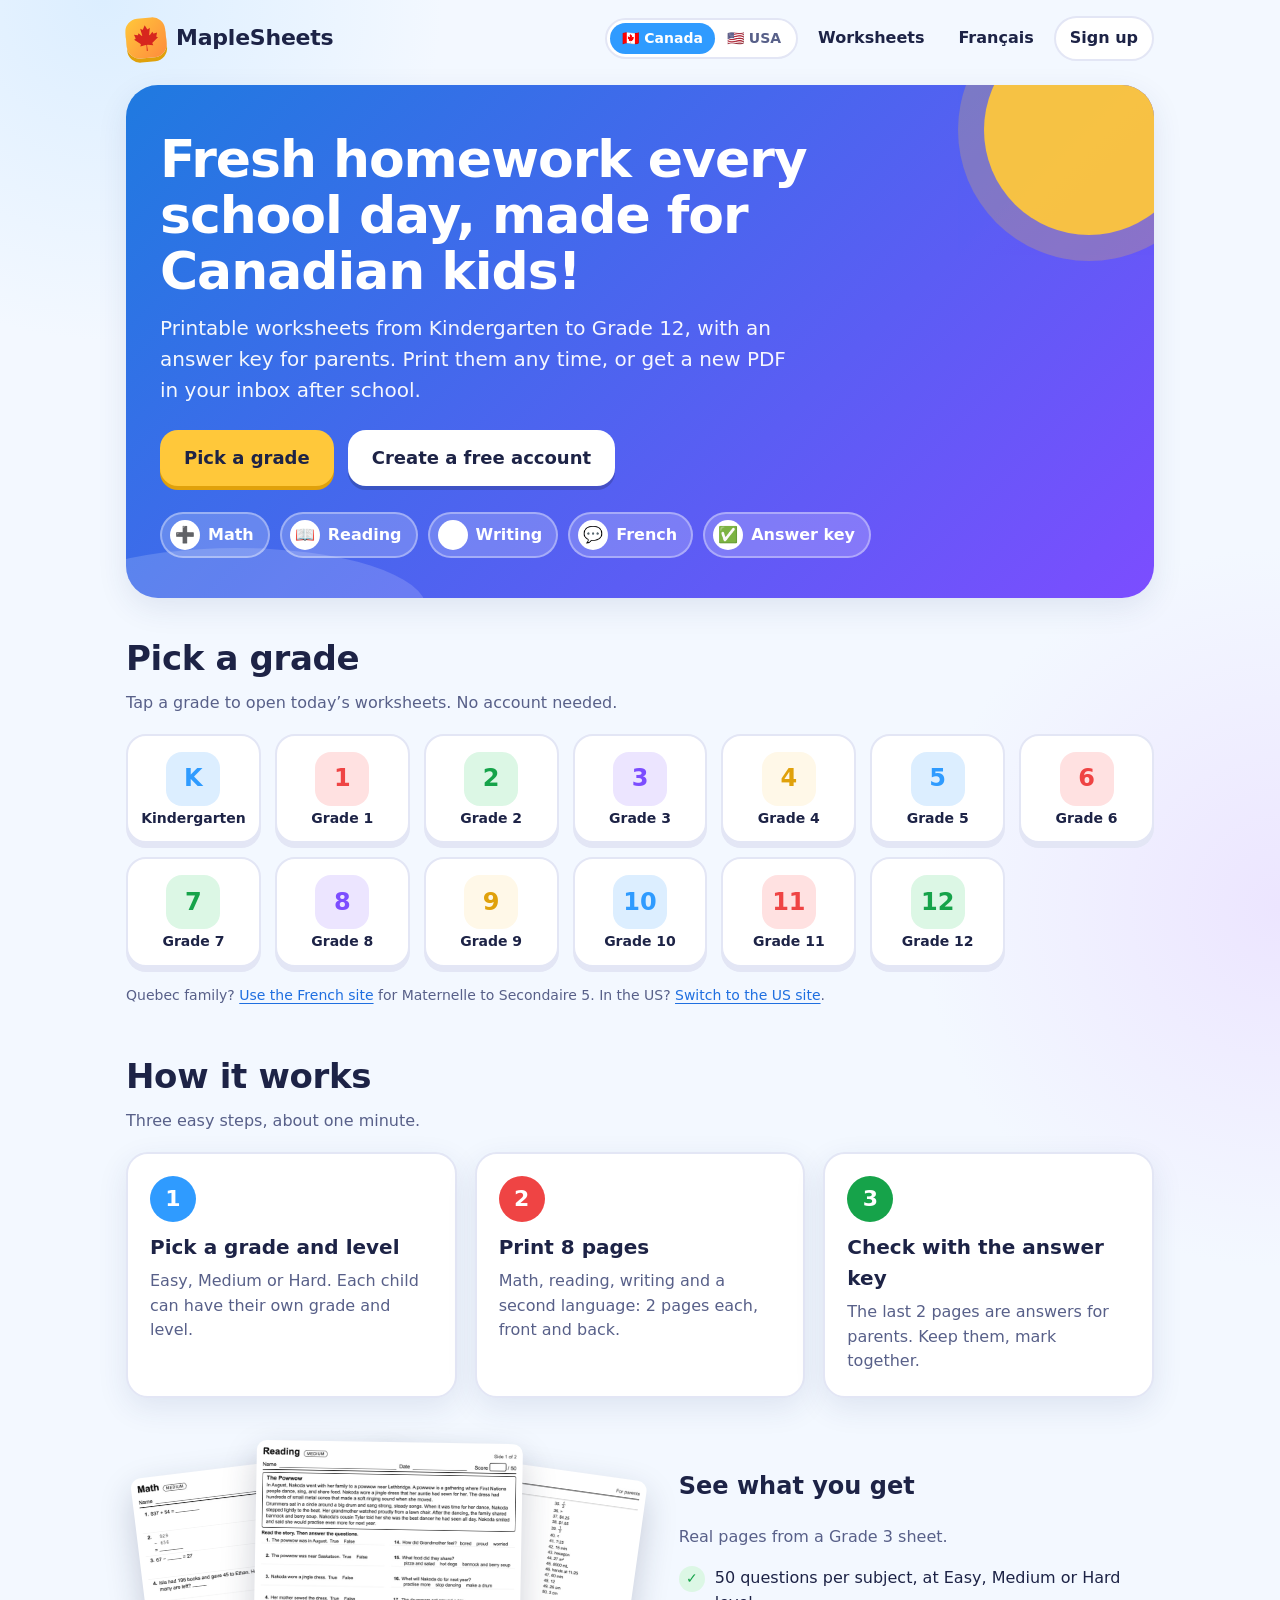
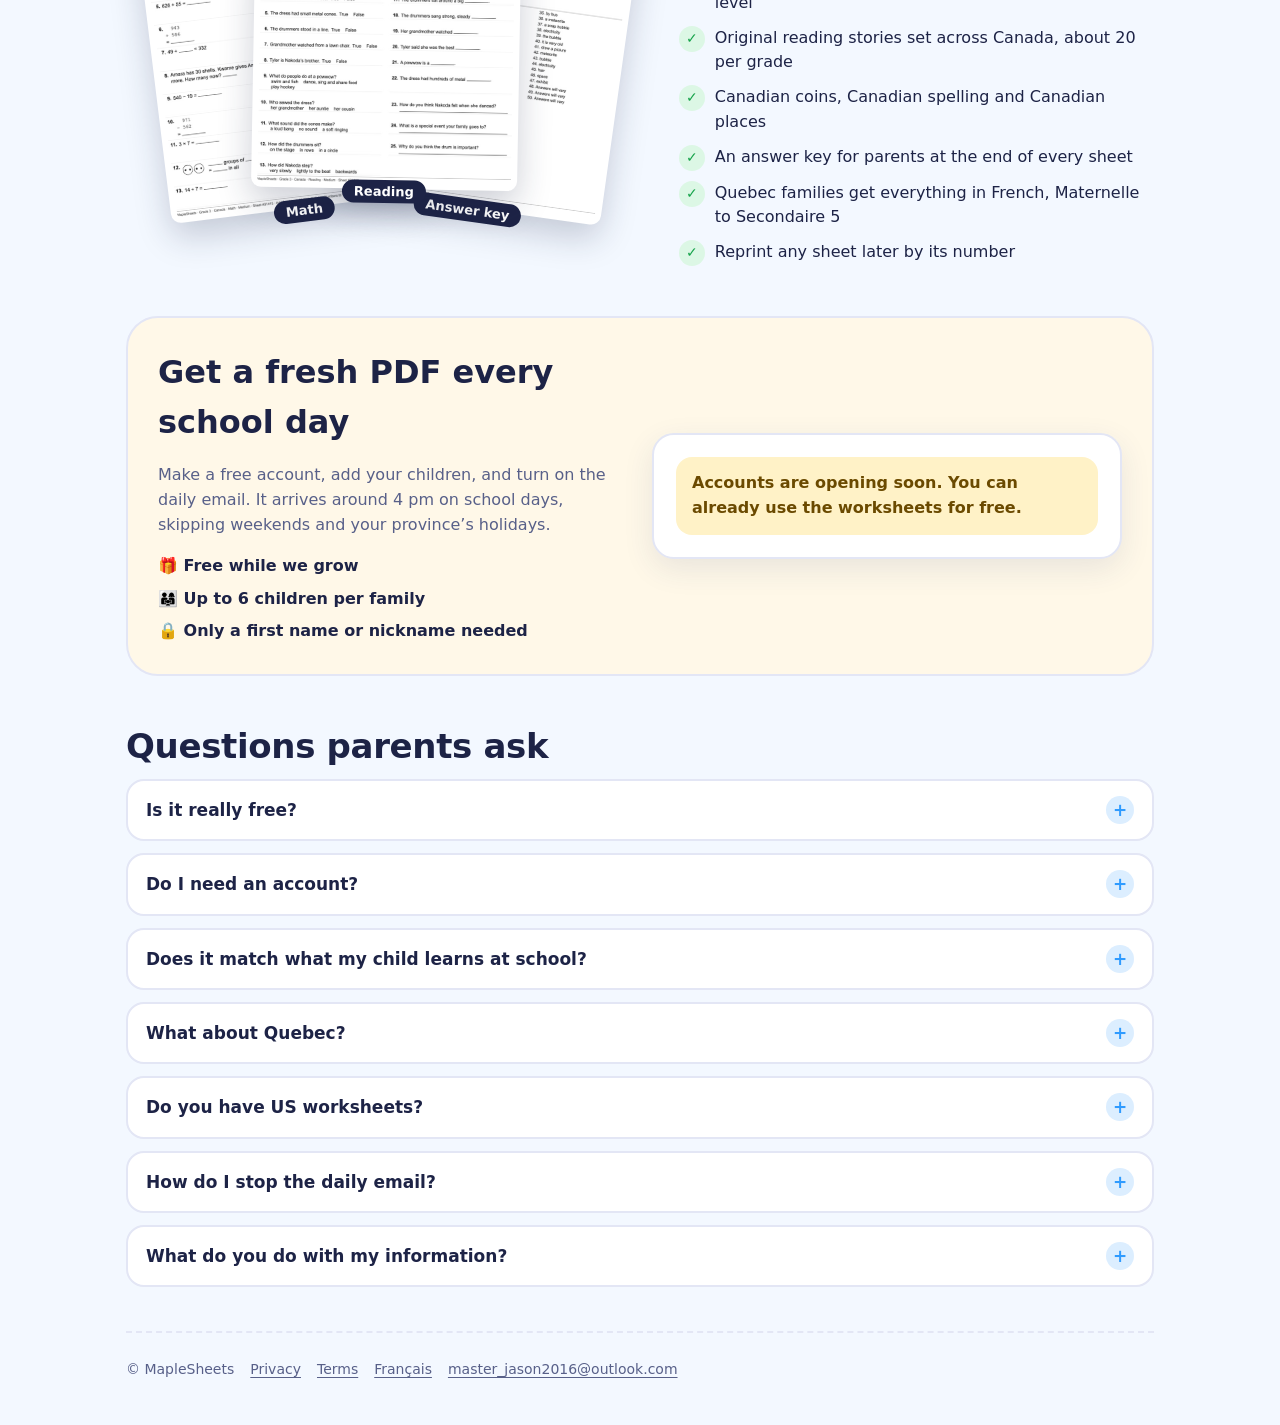
<file: index.html>
<!doctype html>
<html lang="en">
<head>
<meta charset="utf-8">
<meta name="viewport" content="width=device-width, initial-scale=1">
<meta http-equiv="Content-Security-Policy" content="default-src 'none'; script-src 'self'; style-src 'self'; img-src 'self' data:; connect-src https://*.supabase.co; base-uri 'none'; form-action 'none'">
<meta name="referrer" content="no-referrer">
<meta name="description" content="Free printable homework for Canadian kids: math, reading, writing and French, with an answer key, plus an optional daily PDF by email.">
<meta name="theme-color" content="#1f7ae0">
<title>MapleSheets · Free printable homework for Canadian kids</title>
<link rel="stylesheet" href="assets/style.css">
</head>
<body data-page="home">
<div class="wrap">
  <header class="top">
    <a class="brand" href="index.html"><span class="logo" aria-hidden="true"><svg viewBox="-2015 -2015 4030 4030"><path d="m-90 2030 45-863a95 95 0 0 0-111-98l-859 151 116-320a65 65 0 0 0-20-73l-941-762 212-99a65 65 0 0 0 34-79l-186-572 542 115a65 65 0 0 0 73-38l105-247 423 454a65 65 0 0 0 111-57l-204-1052 327 189a65 65 0 0 0 91-27l332-652 332 652a65 65 0 0 0 91 27l327-189-204 1052a65 65 0 0 0 111 57l423-454 105 247a65 65 0 0 0 73 38l542-115-186 572a65 65 0 0 0 34 79l212 99-941 762a65 65 0 0 0-20 73l116 320-859-151a95 95 0 0 0-111 98l45 863z"/></svg></span><span>MapleSheets</span></a>
    <nav><span class="country" role="group" aria-label="Country"><a href="index.html" class="on" aria-current="page">🇨🇦 Canada</a><a href="index-us.html">🇺🇸 USA</a></span><a href="homework.html">Worksheets</a><a href="app.html" id="goApp" hidden>My account</a><a href="index-fr.html" lang="fr">Français</a><a class="pill" href="#join">Sign up</a></nav>
  </header>

  <section class="hero">
    <h1>Fresh homework every school day, made for Canadian kids!</h1>
    <p class="lead">Printable worksheets from Kindergarten to Grade 12, with an answer key for parents. Print them any time, or get a new PDF in your inbox after school.</p>
    <div class="cta"><a class="btn big" href="#grades">Pick a grade</a><a class="btn big white" href="#join">Create a free account</a></div>
    <ul class="bubbles"><li><span aria-hidden="true">➕</span>Math</li><li><span aria-hidden="true">📖</span>Reading</li><li><span aria-hidden="true">✏️</span>Writing</li><li><span aria-hidden="true">💬</span>French</li><li><span aria-hidden="true">✅</span>Answer key</li></ul>
  </section>

  <section class="section" id="grades">
    <div class="section-head"><h2>Pick a grade</h2><p>Tap a grade to open today’s worksheets. No account needed.</p></div>
    <div class="tiles">
      <a class="tile" href="homework.html?grade=0"><b>K</b><span>Kindergarten</span></a>
      <a class="tile" href="homework.html?grade=1"><b>1</b><span>Grade 1</span></a>
      <a class="tile" href="homework.html?grade=2"><b>2</b><span>Grade 2</span></a>
      <a class="tile" href="homework.html?grade=3"><b>3</b><span>Grade 3</span></a>
      <a class="tile" href="homework.html?grade=4"><b>4</b><span>Grade 4</span></a>
      <a class="tile" href="homework.html?grade=5"><b>5</b><span>Grade 5</span></a>
      <a class="tile" href="homework.html?grade=6"><b>6</b><span>Grade 6</span></a>
      <a class="tile" href="homework.html?grade=7"><b>7</b><span>Grade 7</span></a>
      <a class="tile" href="homework.html?grade=8"><b>8</b><span>Grade 8</span></a>
      <a class="tile" href="homework.html?grade=9"><b>9</b><span>Grade 9</span></a>
      <a class="tile" href="homework.html?grade=10"><b>10</b><span>Grade 10</span></a>
      <a class="tile" href="homework.html?grade=11"><b>11</b><span>Grade 11</span></a>
      <a class="tile" href="homework.html?grade=12"><b>12</b><span>Grade 12</span></a>
    </div>
    <p class="small muted mt">Quebec family? <a href="index-fr.html">Use the French site</a> for Maternelle to Secondaire 5. In the US? <a href="index-us.html">Switch to the US site</a>.</p>
  </section>

  <section class="section">
    <div class="section-head"><h2>How it works</h2><p>Three easy steps, about one minute.</p></div>
    <div class="steps">
      <div class="step"><div class="step-n" aria-hidden="true">1</div><h3>Pick a grade and level</h3><p>Easy, Medium or Hard. Each child can have their own grade and level.</p></div>
      <div class="step"><div class="step-n" aria-hidden="true">2</div><h3>Print 8 pages</h3><p>Math, reading, writing and a second language: 2 pages each, front and back.</p></div>
      <div class="step"><div class="step-n" aria-hidden="true">3</div><h3>Check with the answer key</h3><p>The last 2 pages are answers for parents. Keep them, mark together.</p></div>
    </div>
  </section>

  <section class="section">
    <div class="samples">
      <div class="fan">
        <figure><img src="assets/img/sample-math.jpg" width="682" height="900" alt="Sample Math page" loading="lazy"><figcaption>Math</figcaption></figure>
        <figure><img src="assets/img/sample-reading.jpg" width="682" height="900" alt="Sample Reading page" loading="lazy"><figcaption>Reading</figcaption></figure>
        <figure><img src="assets/img/sample-key.jpg" width="682" height="900" alt="Sample Answer key page" loading="lazy"><figcaption>Answer key</figcaption></figure>
      </div>
      <div>
        <h2>See what you get</h2>
        <p class="muted">Real pages from a Grade 3 sheet.</p>
        <ul class="features">
        <li>50 questions per subject, at Easy, Medium or Hard level</li>
        <li>Original reading stories set across Canada, about 20 per grade</li>
        <li>Canadian coins, Canadian spelling and Canadian places</li>
        <li>An answer key for parents at the end of every sheet</li>
        <li>Quebec families get everything in French, Maternelle to Secondaire 5</li>
        <li>Reprint any sheet later by its number</li>
        </ul>
      </div>
    </div>
  </section>

  <section class="section join" id="join">
    <div>
      <h2>Get a fresh PDF every school day</h2>
      <p class="muted">Make a free account, add your children, and turn on the daily email. It arrives around 4 pm on school days, skipping weekends and your province’s holidays.</p>
      <ul class="perks">
        <li>🎁 Free while we grow</li>
        <li>👨‍👩‍👧 Up to 6 children per family</li>
        <li>🔒 Only a first name or nickname needed</li>
      </ul>
    </div>
    <div class="card">
      <p class="notice" id="notConfigured" hidden>Accounts are opening soon. You can already use the worksheets for free.</p>
      <div id="authBox">
        <div class="tabs">
          <button type="button" data-tab="signup">Sign up</button>
          <button type="button" data-tab="login" class="ghost">Log in</button>
        </div>
        <form id="signupForm" novalidate>
          <label>Email <input name="email" type="email" autocomplete="email" required maxlength="254"></label>
          <label>Password (8 or more characters) <input name="password" type="password" autocomplete="new-password" required minlength="8" maxlength="72"></label>
          <label>Password again <input name="password2" type="password" autocomplete="new-password" required minlength="8" maxlength="72"></label>
          <label class="check"><input name="agree" type="checkbox"> <span>I agree to the <a href="terms.html">terms</a> and <a href="privacy.html">privacy policy</a>.</span></label>
          <button type="submit">Create free account</button>
        </form>
        <form id="loginForm" novalidate hidden>
          <label>Email <input name="email" type="email" autocomplete="email" required maxlength="254"></label>
          <label>Password <input name="password" type="password" autocomplete="current-password" required maxlength="72"></label>
          <button type="submit">Log in</button>
          <button type="button" class="ghost" data-tab="reset">Forgot password?</button>
        </form>
        <form id="resetForm" novalidate hidden>
          <label>Email <input name="email" type="email" autocomplete="email" required maxlength="254"></label>
          <button type="submit">Send reset link</button>
          <button type="button" class="ghost" data-tab="login">Back to log in</button>
        </form>
        <form id="newPassForm" novalidate hidden>
          <label>New password (8 or more characters) <input name="password" type="password" autocomplete="new-password" required minlength="8" maxlength="72"></label>
          <label>New password again <input name="password2" type="password" autocomplete="new-password" required minlength="8" maxlength="72"></label>
          <button type="submit">Save new password</button>
        </form>
        <p class="msg" id="authMsg" role="status"></p>
      </div>
    </div>
  </section>

  <section class="section">
    <h2>Questions parents ask</h2>
    <div class="faq">
    <details><summary>Is it really free?</summary><p>Yes. The worksheets and the daily email are free while we grow. No credit card, ever.</p></details>
    <details><summary>Do I need an account?</summary><p>No. Anyone can print worksheets for any grade. An account is only for the daily email and to save each child’s grade and level.</p></details>
    <details><summary>Does it match what my child learns at school?</summary><p>The questions follow what Canadian children usually learn in each grade: numbers, operations, fractions, measurement, money, reading, grammar and spelling, and the second language.</p></details>
    <details><summary>What about Quebec?</summary><p>Quebec families get everything in French, from Maternelle to Secondaire 5, with English as the second language. Quebec holidays are skipped for the daily email.</p></details>
    <details><summary>Do you have US worksheets?</summary><p>Yes. Use the Canada / USA switch at the top. US sheets use US spelling, US coins and US units, with Spanish as the second language.</p></details>
    <details><summary>How do I stop the daily email?</summary><p>Untick it in My account at any time. You can also delete your account, which removes everything.</p></details>
    <details><summary>What do you do with my information?</summary><p>We only keep your email, your province, and each child’s first name or nickname, grade and level. Nothing is sold or shared. <a href="privacy.html">Read the privacy policy</a>.</p></details>
    </div>
  </section>

  <footer class="bottom">
    <span>© MapleSheets</span><a href="privacy.html">Privacy</a><a href="terms.html">Terms</a><a href="index-fr.html" lang="fr">Français</a><span data-contact></span>
  </footer>
</div>
<script src="config.js"></script>
<script src="assets/app.js"></script>
</body>
</html>
</file>
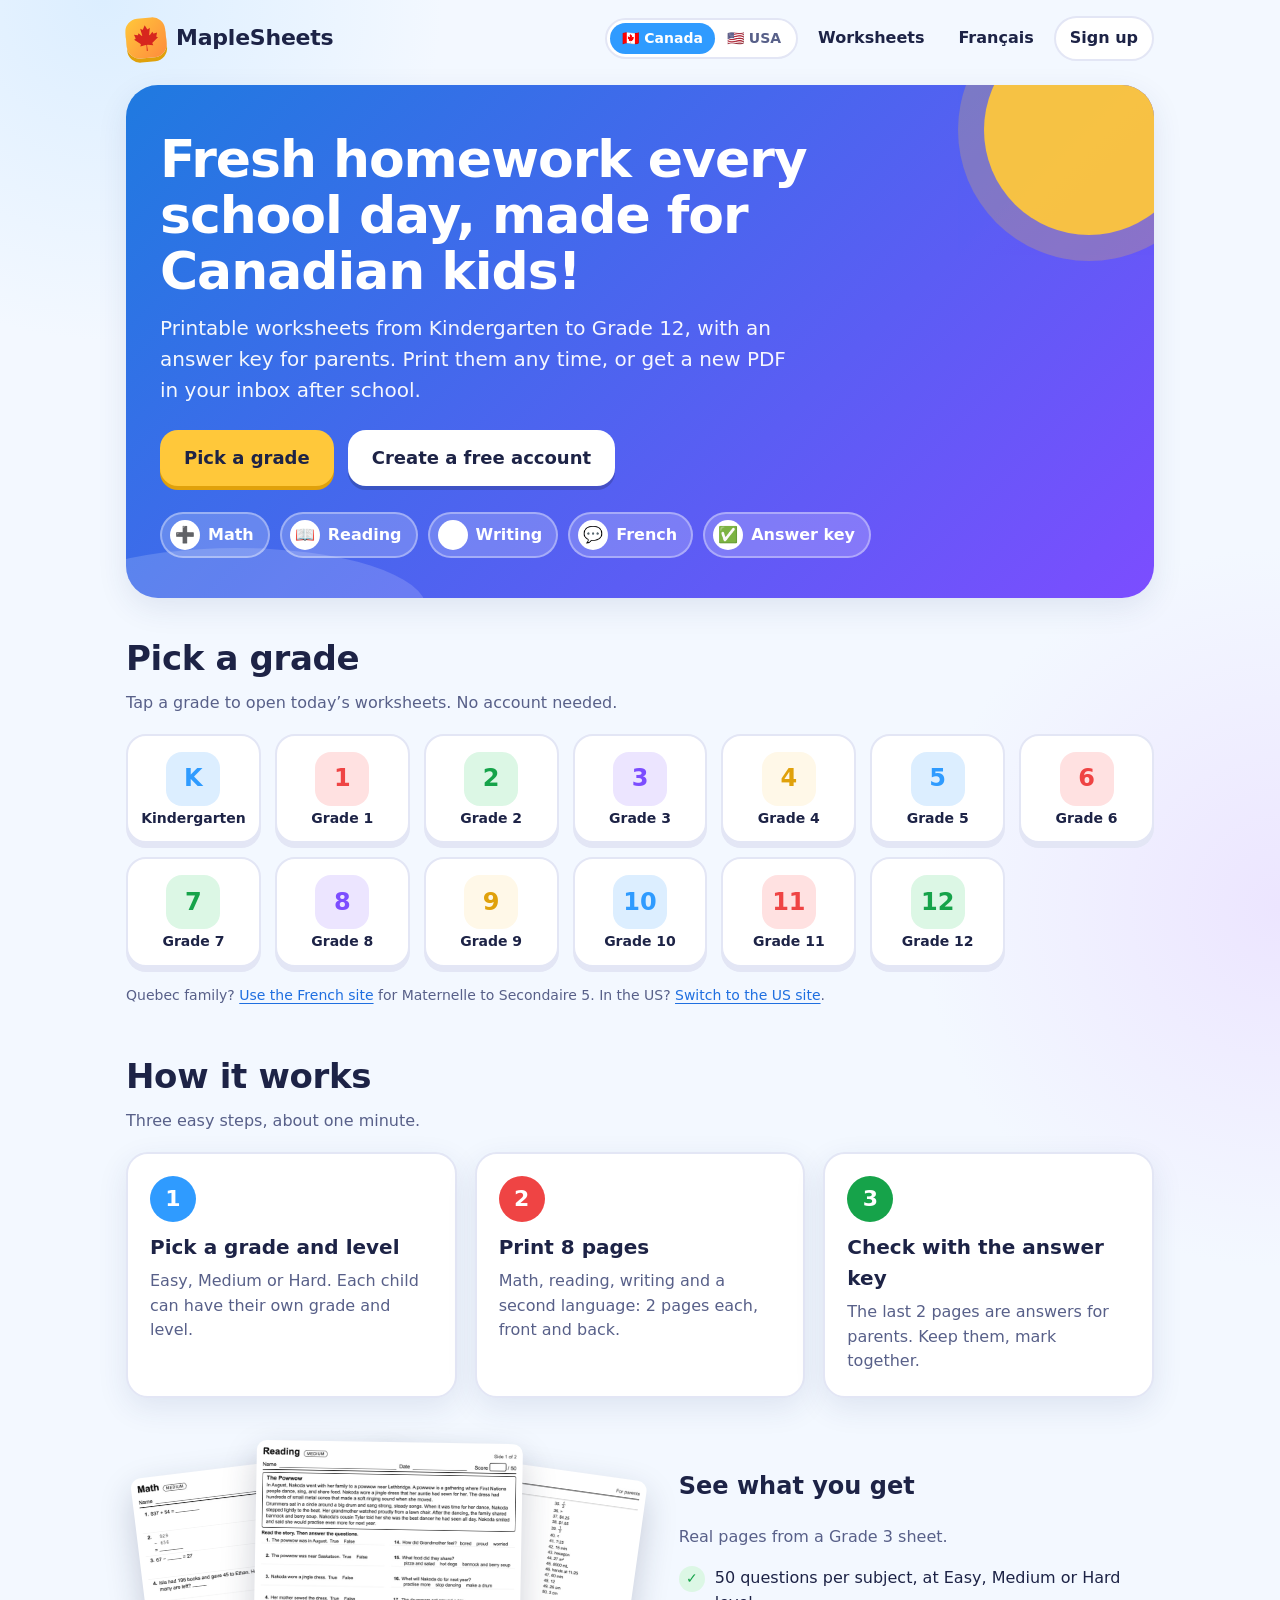
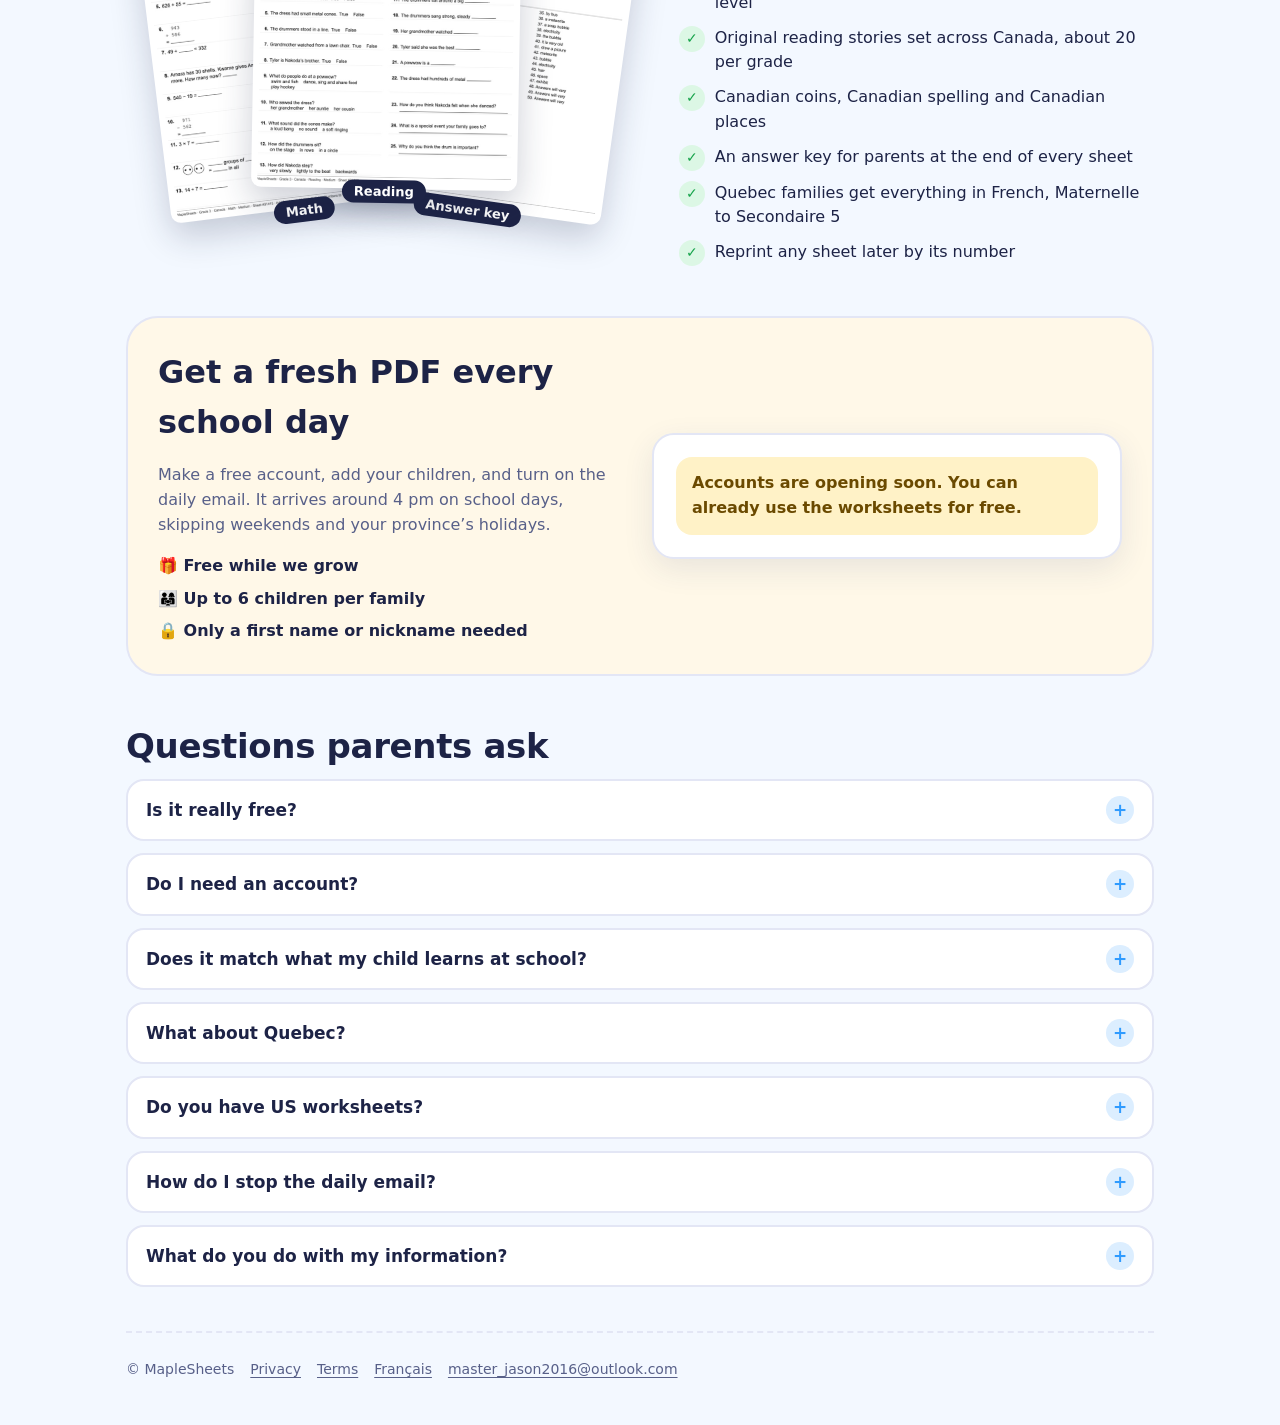
<file: admin.html>
<!doctype html>
<html lang="en">
<head>
<meta charset="utf-8">
<meta name="viewport" content="width=device-width, initial-scale=1">
<meta http-equiv="Content-Security-Policy" content="default-src 'none'; script-src 'self'; style-src 'self'; img-src 'self' data:; connect-src https://*.supabase.co; base-uri 'none'; form-action 'none'; require-trusted-types-for 'script'; trusted-types 'none'">
<meta name="referrer" content="no-referrer">
<meta name="robots" content="noindex">
<title>Admin · MapleSheets</title>
<link rel="stylesheet" href="assets/style.css">
</head>
<body data-page="admin">
<div class="wrap">
  <header class="top">
    <a class="brand" href="index.html"><span class="logo" aria-hidden="true"><svg viewBox="-2015 -2015 4030 4030"><path d="m-90 2030 45-863a95 95 0 0 0-111-98l-859 151 116-320a65 65 0 0 0-20-73l-941-762 212-99a65 65 0 0 0 34-79l-186-572 542 115a65 65 0 0 0 73-38l105-247 423 454a65 65 0 0 0 111-57l-204-1052 327 189a65 65 0 0 0 91-27l332-652 332 652a65 65 0 0 0 91 27l327-189-204 1052a65 65 0 0 0 111 57l423-454 105 247a65 65 0 0 0 73 38l542-115-186 572a65 65 0 0 0 34 79l212 99-941 762a65 65 0 0 0-20 73l116 320-859-151a95 95 0 0 0-111 98l45 863z"/></svg></span><span>MapleSheets</span></a>
    <nav><a href="app.html">My account</a></nav>
  </header>
  <section class="card">
    <h2>Customers</h2>
    <p class="msg" id="adminMsg" role="status"></p>
    <div class="stats" id="stats"></div>
    <div class="table-wrap"><table>
      <thead><tr><th>Email</th><th>Province</th><th>Signed up</th><th>Last login</th><th>Children</th><th>Daily on</th><th>Emails sent</th></tr></thead>
      <tbody id="users"></tbody>
    </table></div>
  </section>
</div>
<script src="config.js"></script>
<script src="assets/app.js"></script>
</body>
</html>
</file>
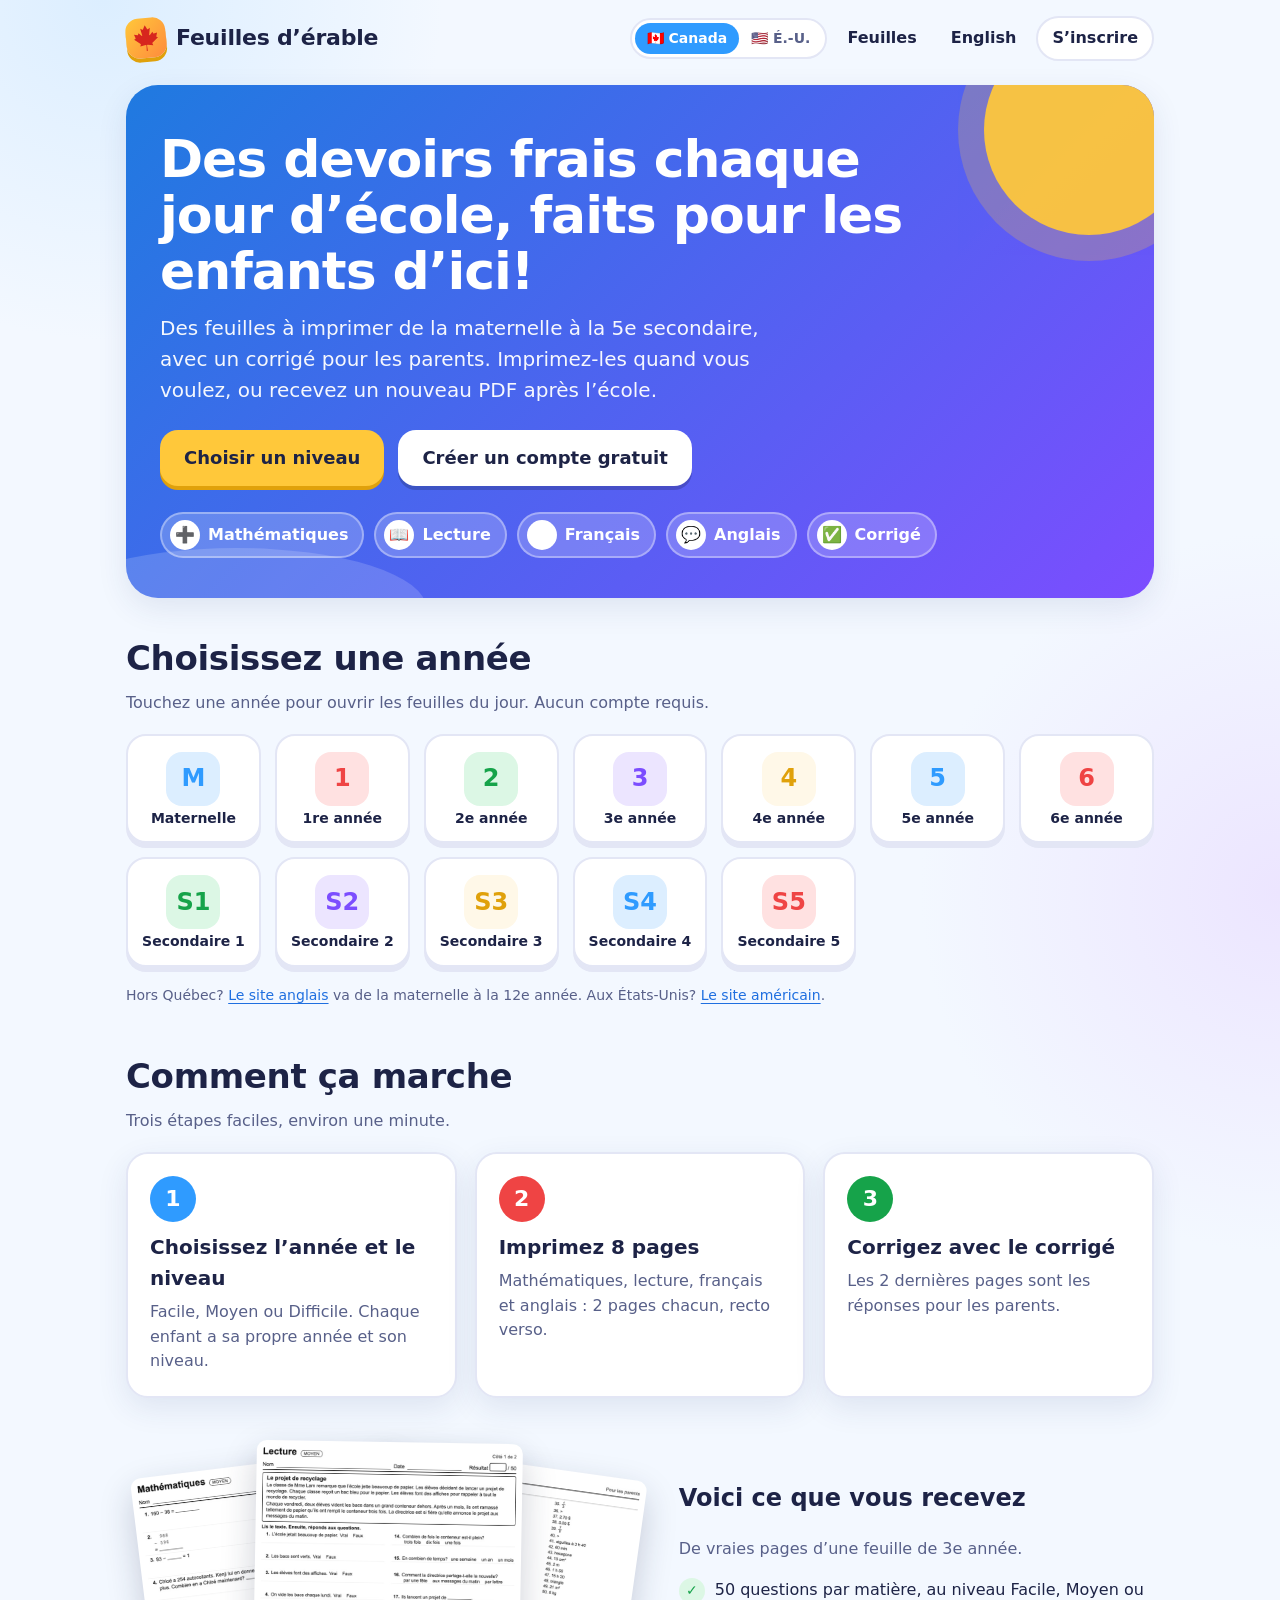
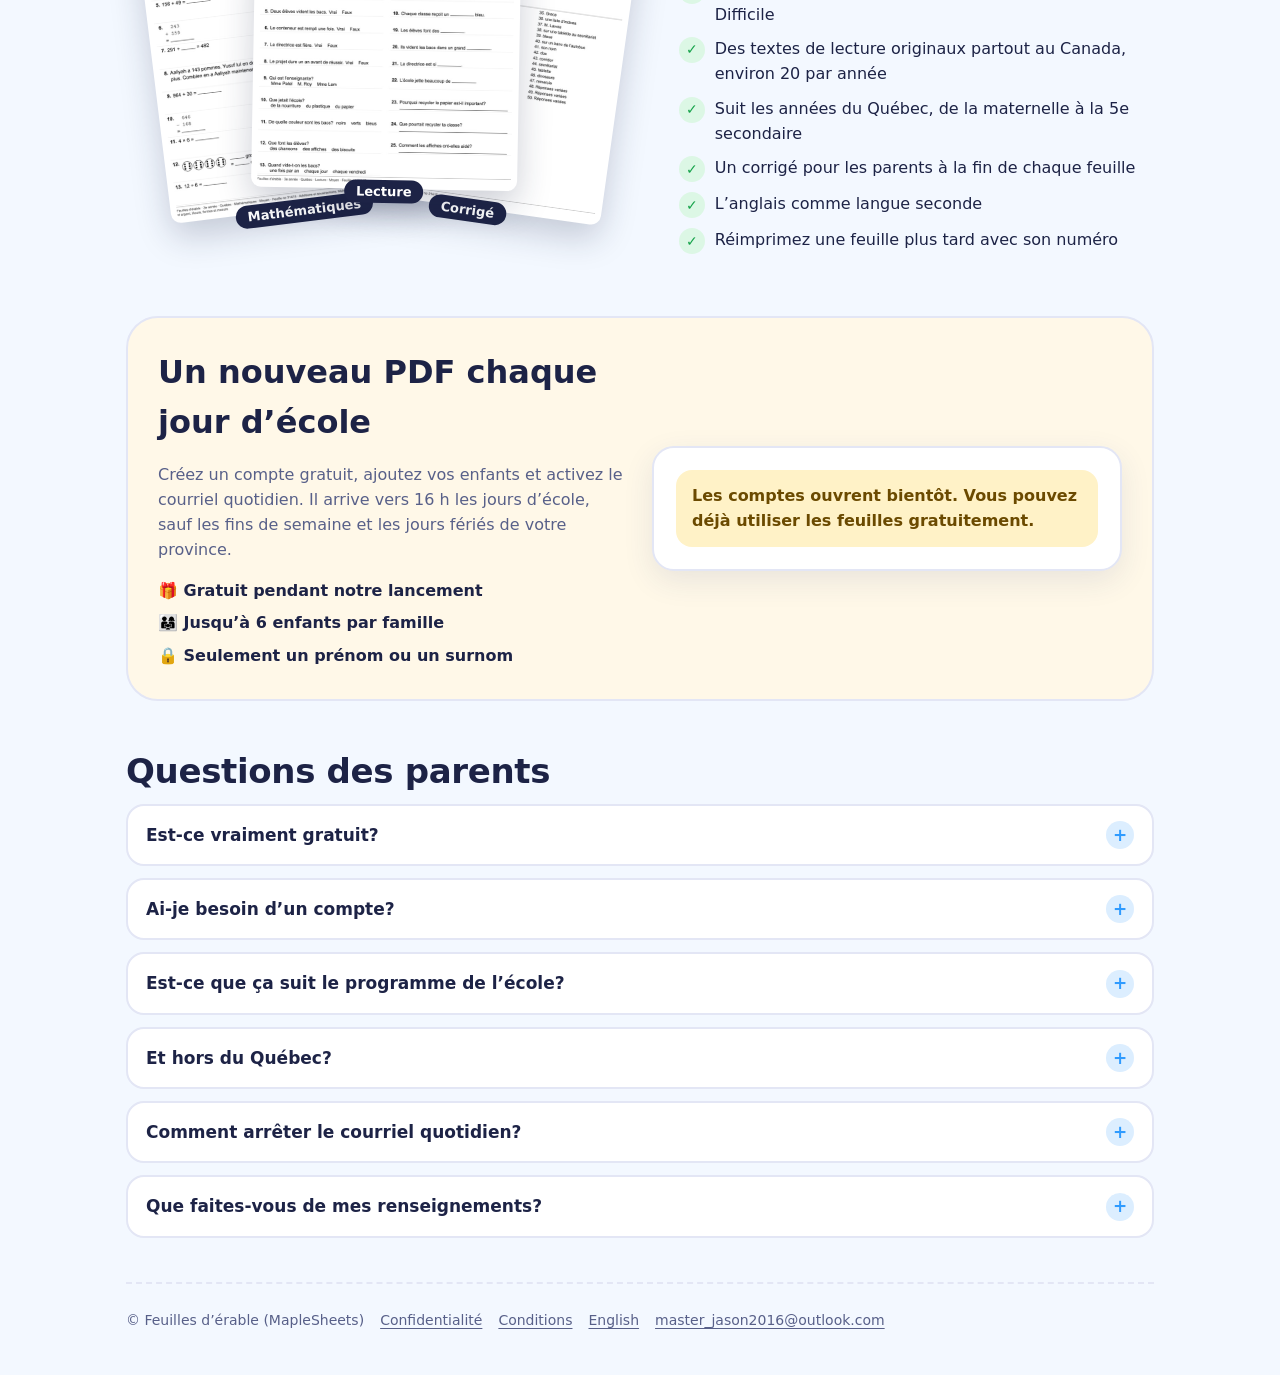
<file: app-fr.html>
<!doctype html>
<html lang="fr">
<head>
<meta charset="utf-8">
<meta name="viewport" content="width=device-width, initial-scale=1">
<meta http-equiv="Content-Security-Policy" content="default-src 'none'; script-src 'self'; style-src 'self'; img-src 'self' data:; connect-src https://*.supabase.co; base-uri 'none'; form-action 'none'; require-trusted-types-for 'script'; trusted-types 'none'">
<meta name="referrer" content="no-referrer">
<meta name="robots" content="noindex">
<title>Mon compte · Feuilles d’érable</title>
<link rel="stylesheet" href="assets/style.css">
</head>
<body data-page="app">
<div class="wrap">
  <header class="top">
    <a class="brand" href="index-fr.html"><span class="logo" aria-hidden="true"><svg viewBox="-2015 -2015 4030 4030"><path d="m-90 2030 45-863a95 95 0 0 0-111-98l-859 151 116-320a65 65 0 0 0-20-73l-941-762 212-99a65 65 0 0 0 34-79l-186-572 542 115a65 65 0 0 0 73-38l105-247 423 454a65 65 0 0 0 111-57l-204-1052 327 189a65 65 0 0 0 91-27l332-652 332 652a65 65 0 0 0 91 27l327-189-204 1052a65 65 0 0 0 111 57l423-454 105 247a65 65 0 0 0 73 38l542-115-186 572a65 65 0 0 0 34 79l212 99-941 762a65 65 0 0 0-20 73l116 320-859-151a95 95 0 0 0-111 98l45 863z"/></svg></span><span>Feuilles d’érable</span></a>
    <nav><a href="homework.html?lang=fr">Feuilles</a><a href="admin.html" id="adminLink" hidden>Admin</a><a href="app.html" lang="en">English</a></nav>
  </header>
  <div class="page-title"><h1>Ma famille</h1></div>
  <p class="muted">Ajoutez chaque enfant, choisissez son année et son niveau, et activez le courriel quotidien.</p>
  <p class="msg" id="appMsg" role="status"></p>

  <div class="grid2">
    <section class="card">
      <h2>Mes enfants</h2>
      <div class="list" id="children"><p class="muted">Chargement…</p></div>
      <form id="addChild" class="mt">
        <h3>Ajouter un enfant</h3>
        <label>Prénom ou surnom <input name="nickname" required maxlength="30" autocomplete="off"></label>
        <div class="row">
          <label>Année scolaire <select name="grade" id="newGrade"></select></label>
          <label>Niveau <select name="level" id="newLevel"></select></label>
        </div>
        <button type="submit">Ajouter</button>
        <p class="small muted">Un prénom ou un surnom suffit. N’inscrivez pas le nom complet ni l’école.</p>
      </form>
    </section>

    <section class="card">
      <h2>Paramètres</h2>
      <form id="settings">
        <label>Province, territoire ou État <select name="province" id="province"></select></label>
        <label>Fuseau horaire <select name="timeZone" id="timeZone"></select></label>
        <button type="submit">Enregistrer</button>
      </form>
      <p class="small muted" id="sendNote"></p>

      <h2 class="mt2">Courriels récents</h2>
      <div class="table-wrap"><table>
        <thead><tr><th>Date</th><th>Enfant</th><th>État</th></tr></thead>
        <tbody id="history"></tbody>
      </table></div>

      <h2 class="mt2">Compte</h2>
      <p class="small">Connecté en tant que <b id="who"></b></p>
      <div class="row">
        <button type="button" class="ghost" id="logout">Se déconnecter</button>
        <button type="button" class="danger" id="deleteAccount">Supprimer mon compte</button>
      </div>
    </section>
  </div>

  <footer class="bottom">
    <a href="privacy-fr.html">Confidentialité</a><a href="terms-fr.html">Conditions</a><span data-contact></span>
  </footer>
</div>
<script src="config.js"></script>
<script src="assets/app.js"></script>
</body>
</html>
</file>
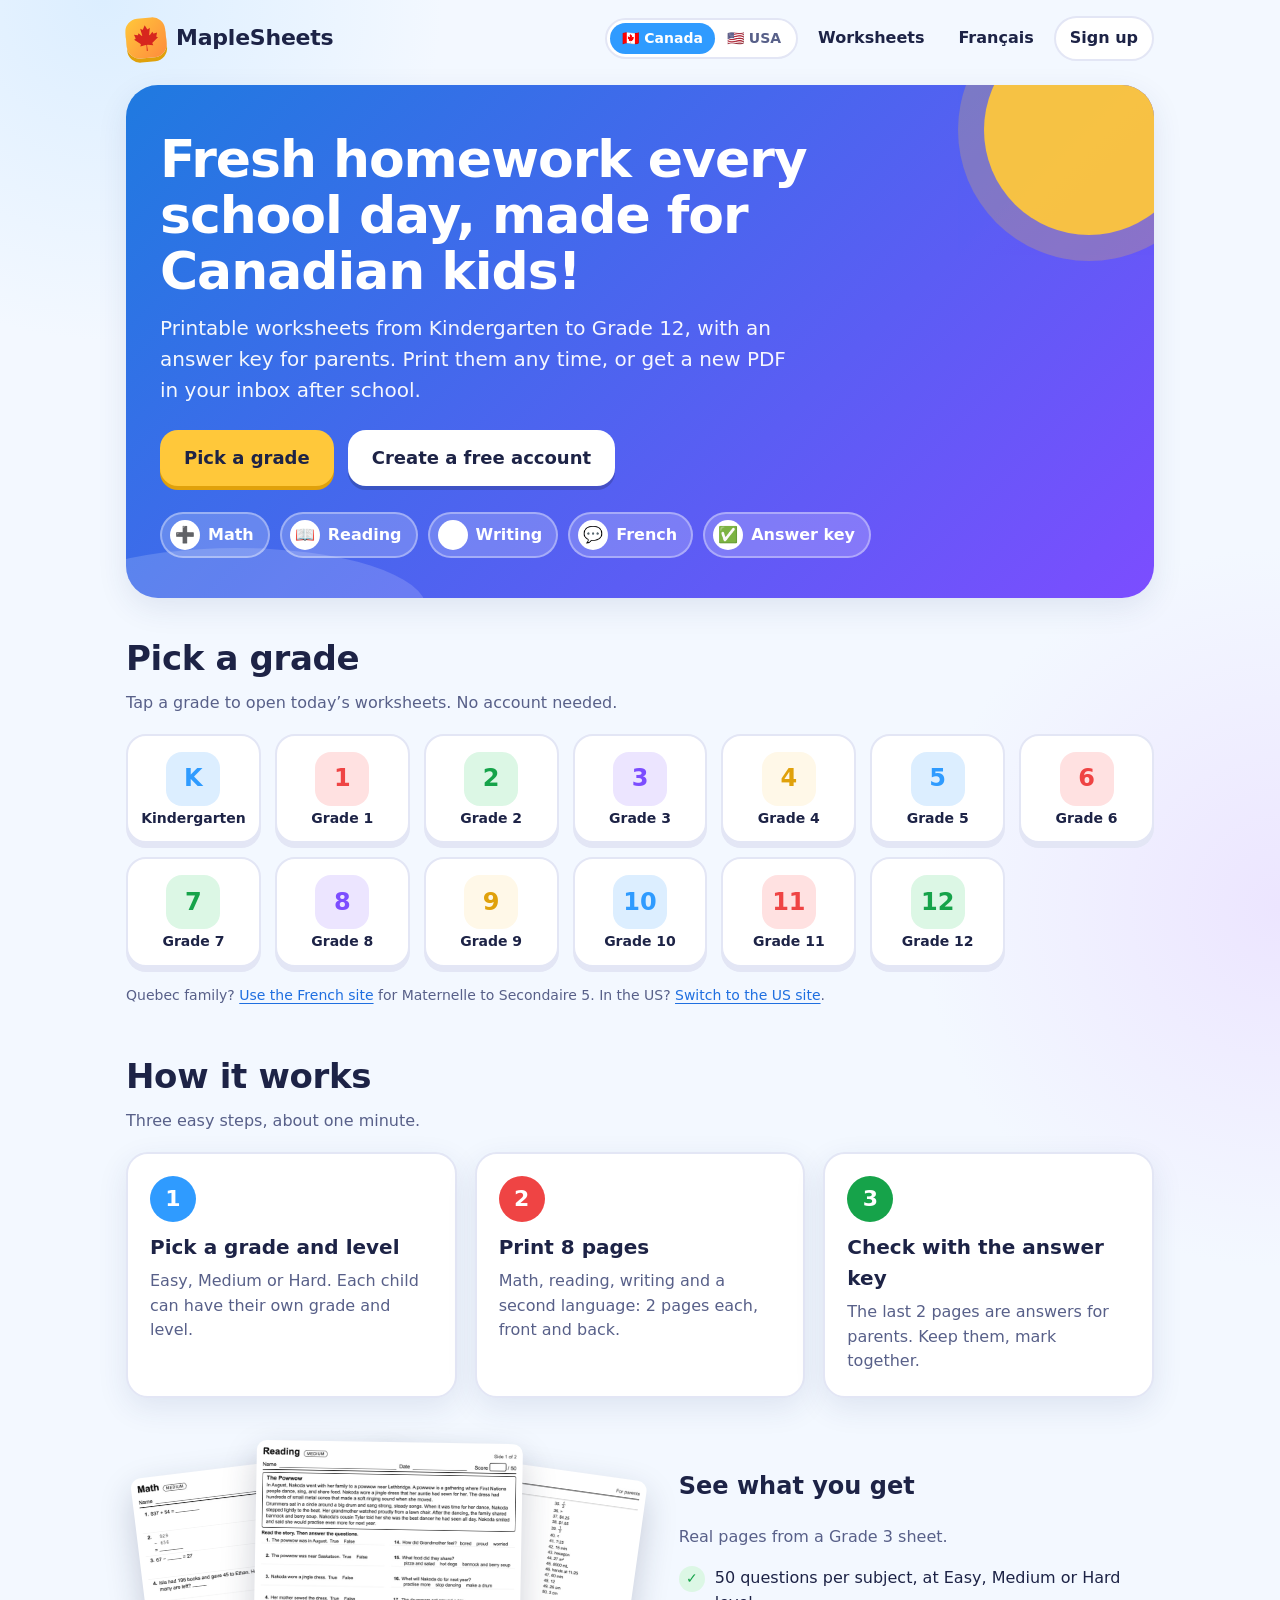
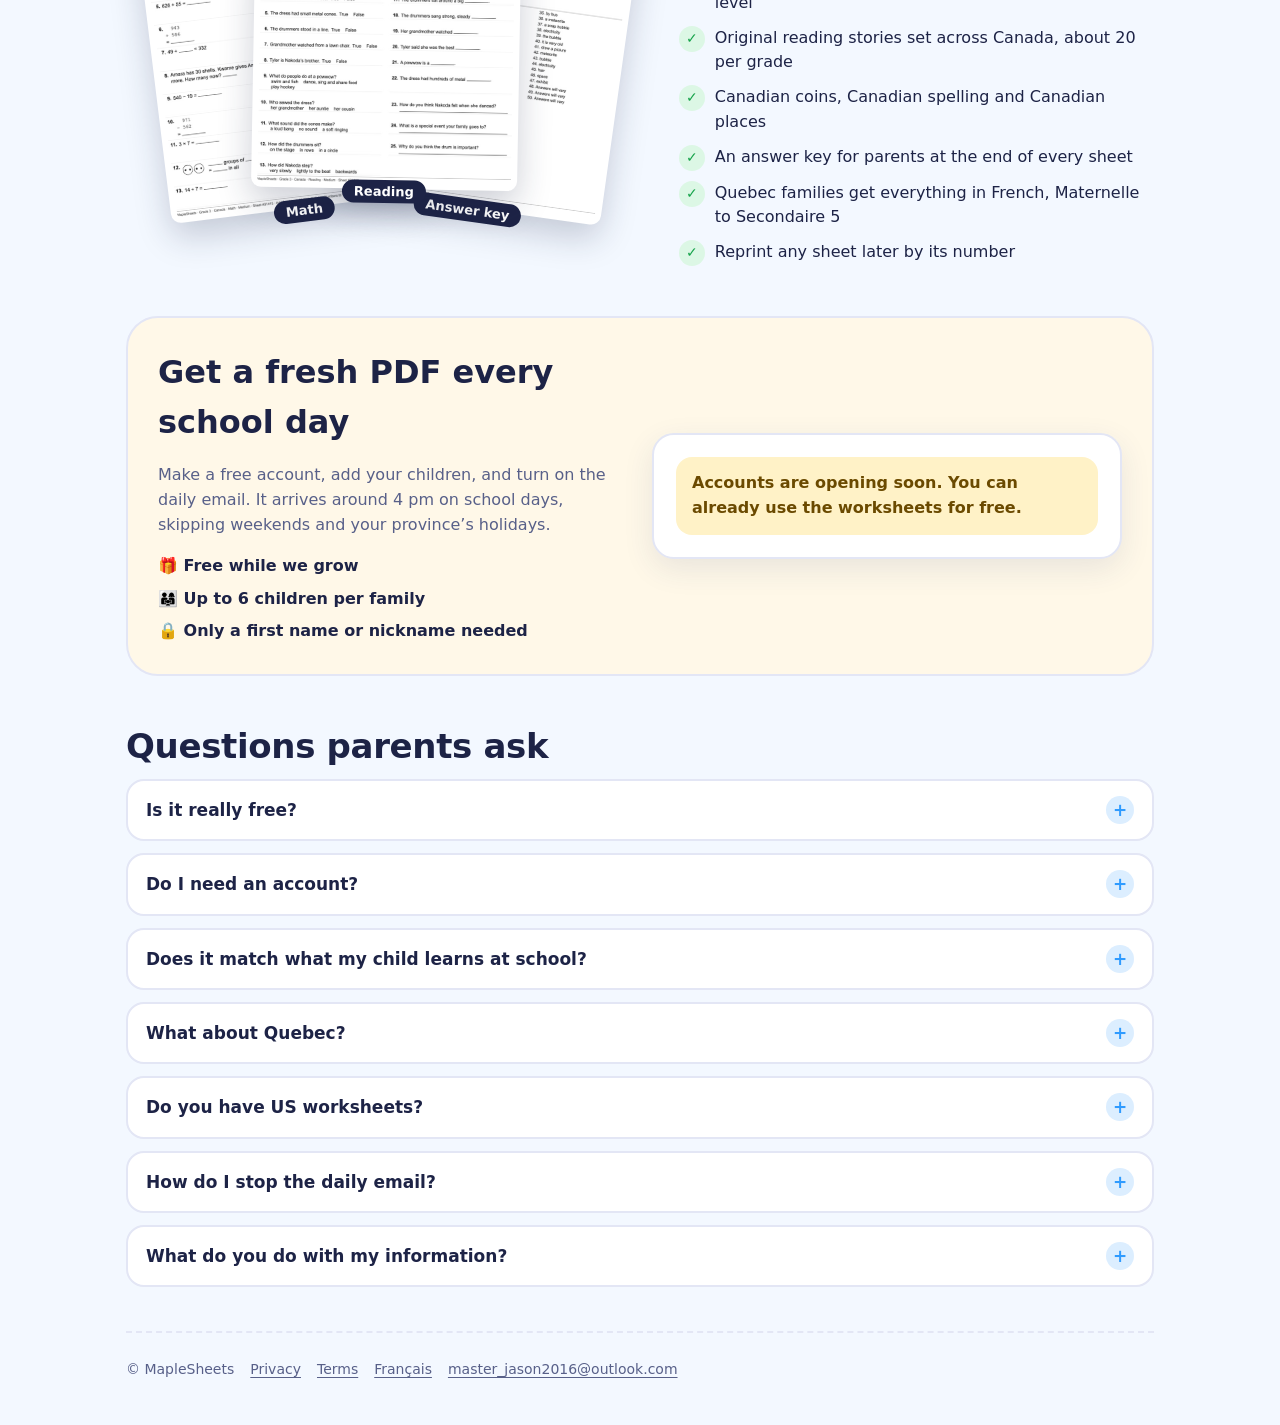
<file: app.html>
<!doctype html>
<html lang="en">
<head>
<meta charset="utf-8">
<meta name="viewport" content="width=device-width, initial-scale=1">
<meta http-equiv="Content-Security-Policy" content="default-src 'none'; script-src 'self'; style-src 'self'; img-src 'self' data:; connect-src https://*.supabase.co; base-uri 'none'; form-action 'none'; require-trusted-types-for 'script'; trusted-types 'none'">
<meta name="referrer" content="no-referrer">
<meta name="robots" content="noindex">
<title>My account · MapleSheets</title>
<link rel="stylesheet" href="assets/style.css">
</head>
<body data-page="app">
<div class="wrap">
  <header class="top">
    <a class="brand" href="index.html"><span class="logo" aria-hidden="true"><svg viewBox="-2015 -2015 4030 4030"><path d="m-90 2030 45-863a95 95 0 0 0-111-98l-859 151 116-320a65 65 0 0 0-20-73l-941-762 212-99a65 65 0 0 0 34-79l-186-572 542 115a65 65 0 0 0 73-38l105-247 423 454a65 65 0 0 0 111-57l-204-1052 327 189a65 65 0 0 0 91-27l332-652 332 652a65 65 0 0 0 91 27l327-189-204 1052a65 65 0 0 0 111 57l423-454 105 247a65 65 0 0 0 73 38l542-115-186 572a65 65 0 0 0 34 79l212 99-941 762a65 65 0 0 0-20 73l116 320-859-151a95 95 0 0 0-111 98l45 863z"/></svg></span><span>MapleSheets</span></a>
    <nav><a href="homework.html">Worksheets</a><a href="admin.html" id="adminLink" hidden>Admin</a><a href="app-fr.html" lang="fr">Français</a></nav>
  </header>
  <div class="page-title"><h1>My family</h1></div>
  <p class="muted">Add each child, pick their grade and level, and turn on the daily email.</p>
  <p class="msg" id="appMsg" role="status"></p>

  <div class="grid2">
    <section class="card">
      <h2>My children</h2>
      <div class="list" id="children"><p class="muted">Loading…</p></div>
      <form id="addChild" class="mt">
        <h3>Add a child</h3>
        <label>First name or nickname <input name="nickname" required maxlength="30" autocomplete="off"></label>
        <div class="row">
          <label>Grade <select name="grade" id="newGrade"></select></label>
          <label>Level <select name="level" id="newLevel"></select></label>
        </div>
        <button type="submit">Add child</button>
        <p class="small muted">Only a first name or nickname is needed. Please don't enter a full name or school.</p>
      </form>
    </section>

    <section class="card">
      <h2>Settings</h2>
      <form id="settings">
        <label>Province, territory or state <select name="province" id="province"></select></label>
        <label>Time zone <select name="timeZone" id="timeZone"></select></label>
        <button type="submit">Save settings</button>
      </form>
      <p class="small muted" id="sendNote"></p>

      <h2 class="mt2">Recent emails</h2>
      <div class="table-wrap"><table>
        <thead><tr><th>Date</th><th>Child</th><th>Status</th></tr></thead>
        <tbody id="history"></tbody>
      </table></div>

      <h2 class="mt2">Account</h2>
      <p class="small">Logged in as <b id="who"></b></p>
      <div class="row">
        <button type="button" class="ghost" id="logout">Log out</button>
        <button type="button" class="danger" id="deleteAccount">Delete my account</button>
      </div>
    </section>
  </div>

  <footer class="bottom">
    <a href="privacy.html">Privacy</a><a href="terms.html">Terms</a><span data-contact></span>
  </footer>
</div>
<script src="config.js"></script>
<script src="assets/app.js"></script>
</body>
</html>
</file>
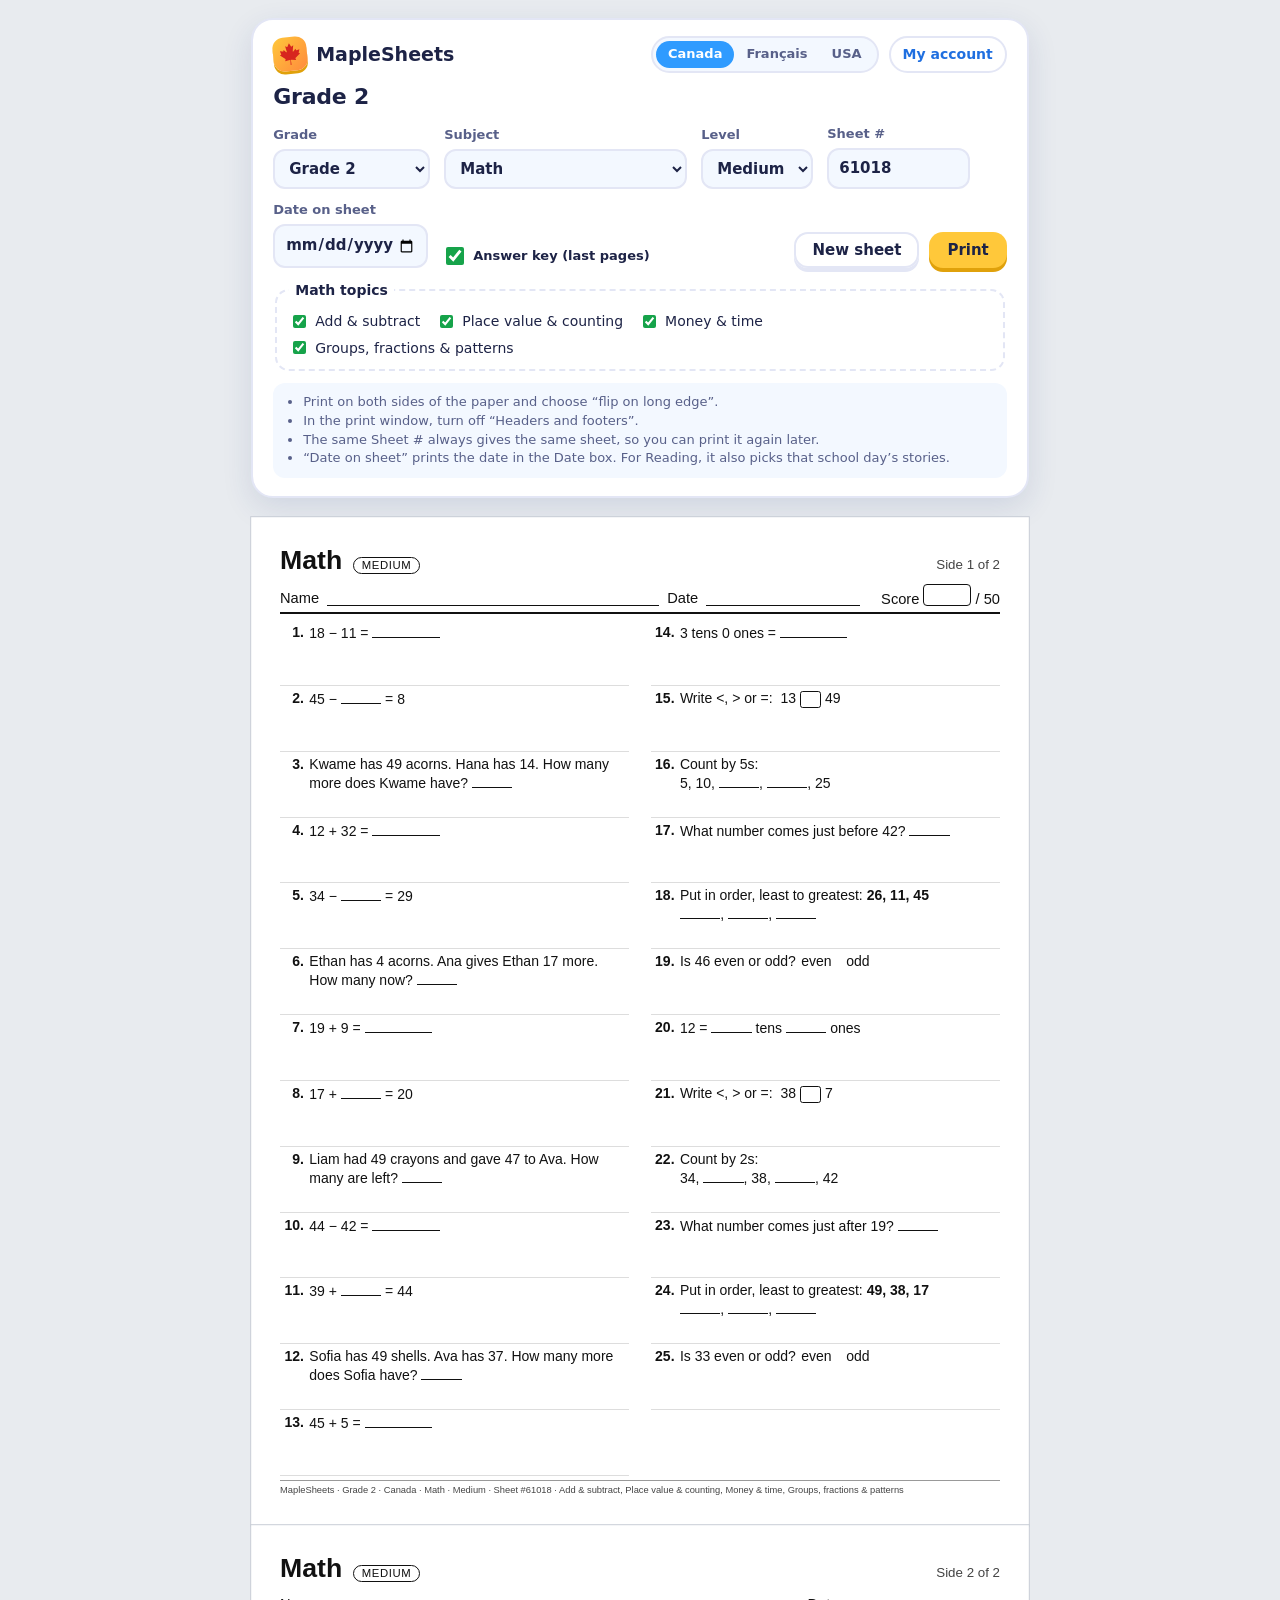
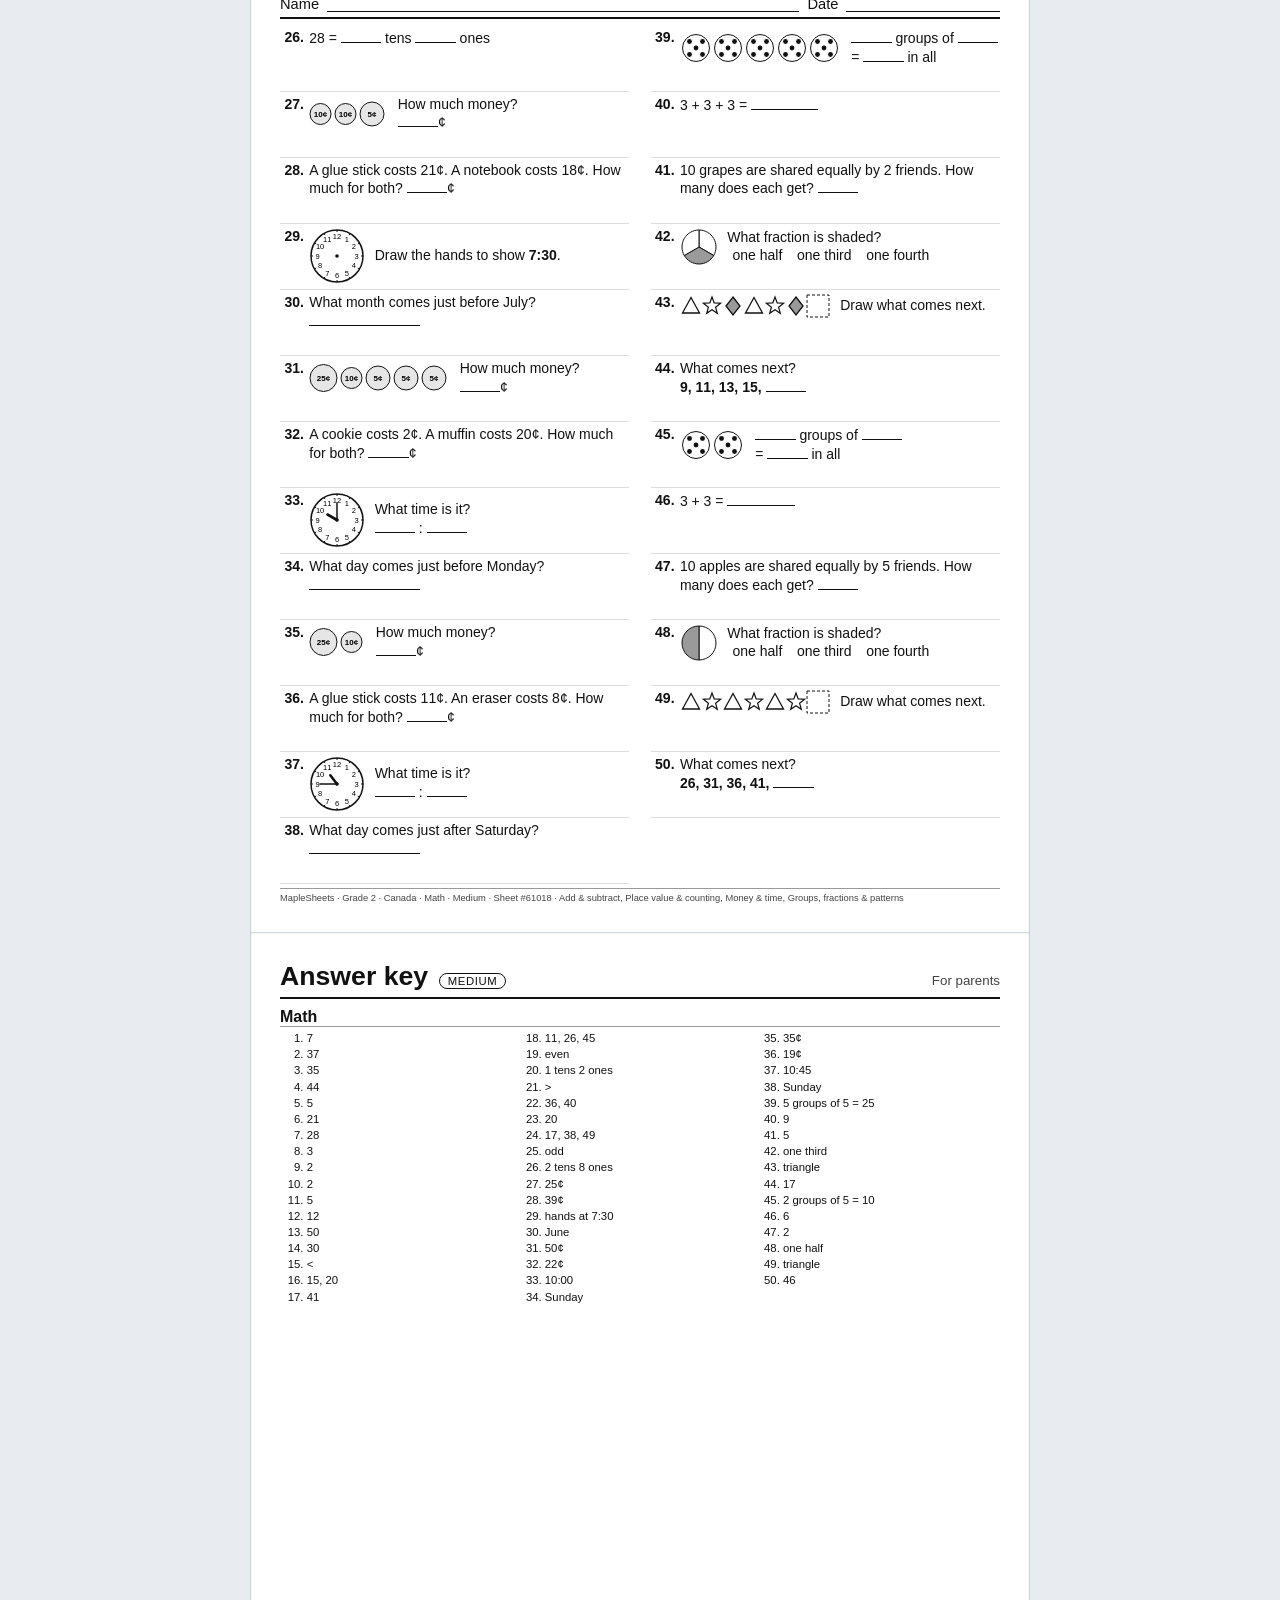
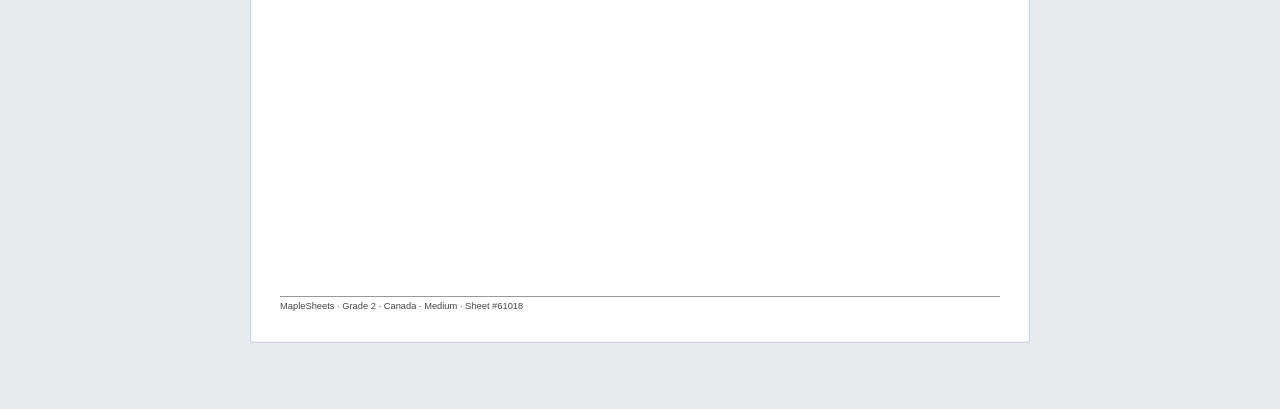
<file: homework.html>
<!doctype html>
<html lang="en">
<head>
<meta charset="utf-8">
<meta http-equiv="Content-Security-Policy" content="default-src 'none'; script-src 'self'; style-src 'self'; img-src 'self' data:; base-uri 'none'; form-action 'none'; require-trusted-types-for 'script'; trusted-types hw-sheet hw-grade">
<meta name="viewport" content="width=device-width, initial-scale=1">
<title>Homework</title>
<link rel="stylesheet" href="assets/hw.css">
</head>
<body>
<div class="controls no-print" id="controls" hidden>
  <div class="hw-top">
    <a class="brand" id="home" href="index.html"><span class="logo" aria-hidden="true"><svg viewBox="-2015 -2015 4030 4030"><path d="m-90 2030 45-863a95 95 0 0 0-111-98l-859 151 116-320a65 65 0 0 0-20-73l-941-762 212-99a65 65 0 0 0 34-79l-186-572 542 115a65 65 0 0 0 73-38l105-247 423 454a65 65 0 0 0 111-57l-204-1052 327 189a65 65 0 0 0 91-27l332-652 332 652a65 65 0 0 0 91 27l327-189-204 1052a65 65 0 0 0 111 57l423-454 105 247a65 65 0 0 0 73 38l542-115-186 572a65 65 0 0 0 34 79l212 99-941 762a65 65 0 0 0-20 73l116 320-859-151a95 95 0 0 0-111 98l45 863z"/></svg></span><span id="brandName">MapleSheets</span></a>
    <span class="lang-switch" id="langSwitch"><a id="langEn" href="homework.html" lang="en">Canada</a><a id="langFr" href="homework.html?lang=fr" lang="fr">Français</a><a id="langUs" href="homework.html?country=us" lang="en">USA</a></span>
    <a class="acct" id="account" href="app.html">My account</a>
  </div>
  <h2 id="title">Homework</h2>
  <div class="row-c">
    <label><span id="lblGrade">Grade</span>
      <select id="grade"></select>
    </label>
    <label><span id="lblSubject">Subject</span>
      <select id="subject"></select>
    </label>
    <label><span id="lblLevel">Level</span>
      <select id="level"></select>
    </label>
    <label><span id="lblSeed">Sheet #</span>
      <input id="seed" type="number" min="1" max="99999999" step="1" inputmode="numeric">
    </label>
    <label><span id="lblDate">Date on sheet</span>
      <input id="date" type="date" min="2000-01-01" max="2100-12-31">
    </label>
    <label class="inline"><input id="key" type="checkbox" checked> <span id="lblKey">Answer key (last pages)</span></label>
    <div class="btns">
      <button id="newSheet" type="button">New sheet</button>
      <button id="print" type="button" class="primary">Print</button>
    </div>
  </div>
  <fieldset class="topics" id="topicsBox">
    <legend id="topicsLegend">Math topics</legend>
    <span class="list" id="topicList"></span>
  </fieldset>
  <p class="msg" id="msg" role="status"></p>
  <ul class="tips" id="tips"></ul>
</div>
<p class="warn no-print" id="warn" hidden></p>
<main id="sheet"></main>
<script src="assets/hw-math.js"></script>
<script src="assets/hw-lang.js"></script>
<script src="assets/hw-es.js"></script>
<script src="assets/hw-curric.js"></script>
<script src="assets/hw-en.js"></script>
<script src="assets/hw-fr.js"></script>
<script src="assets/hw-core.js"></script>
</body>
</html>
</file>
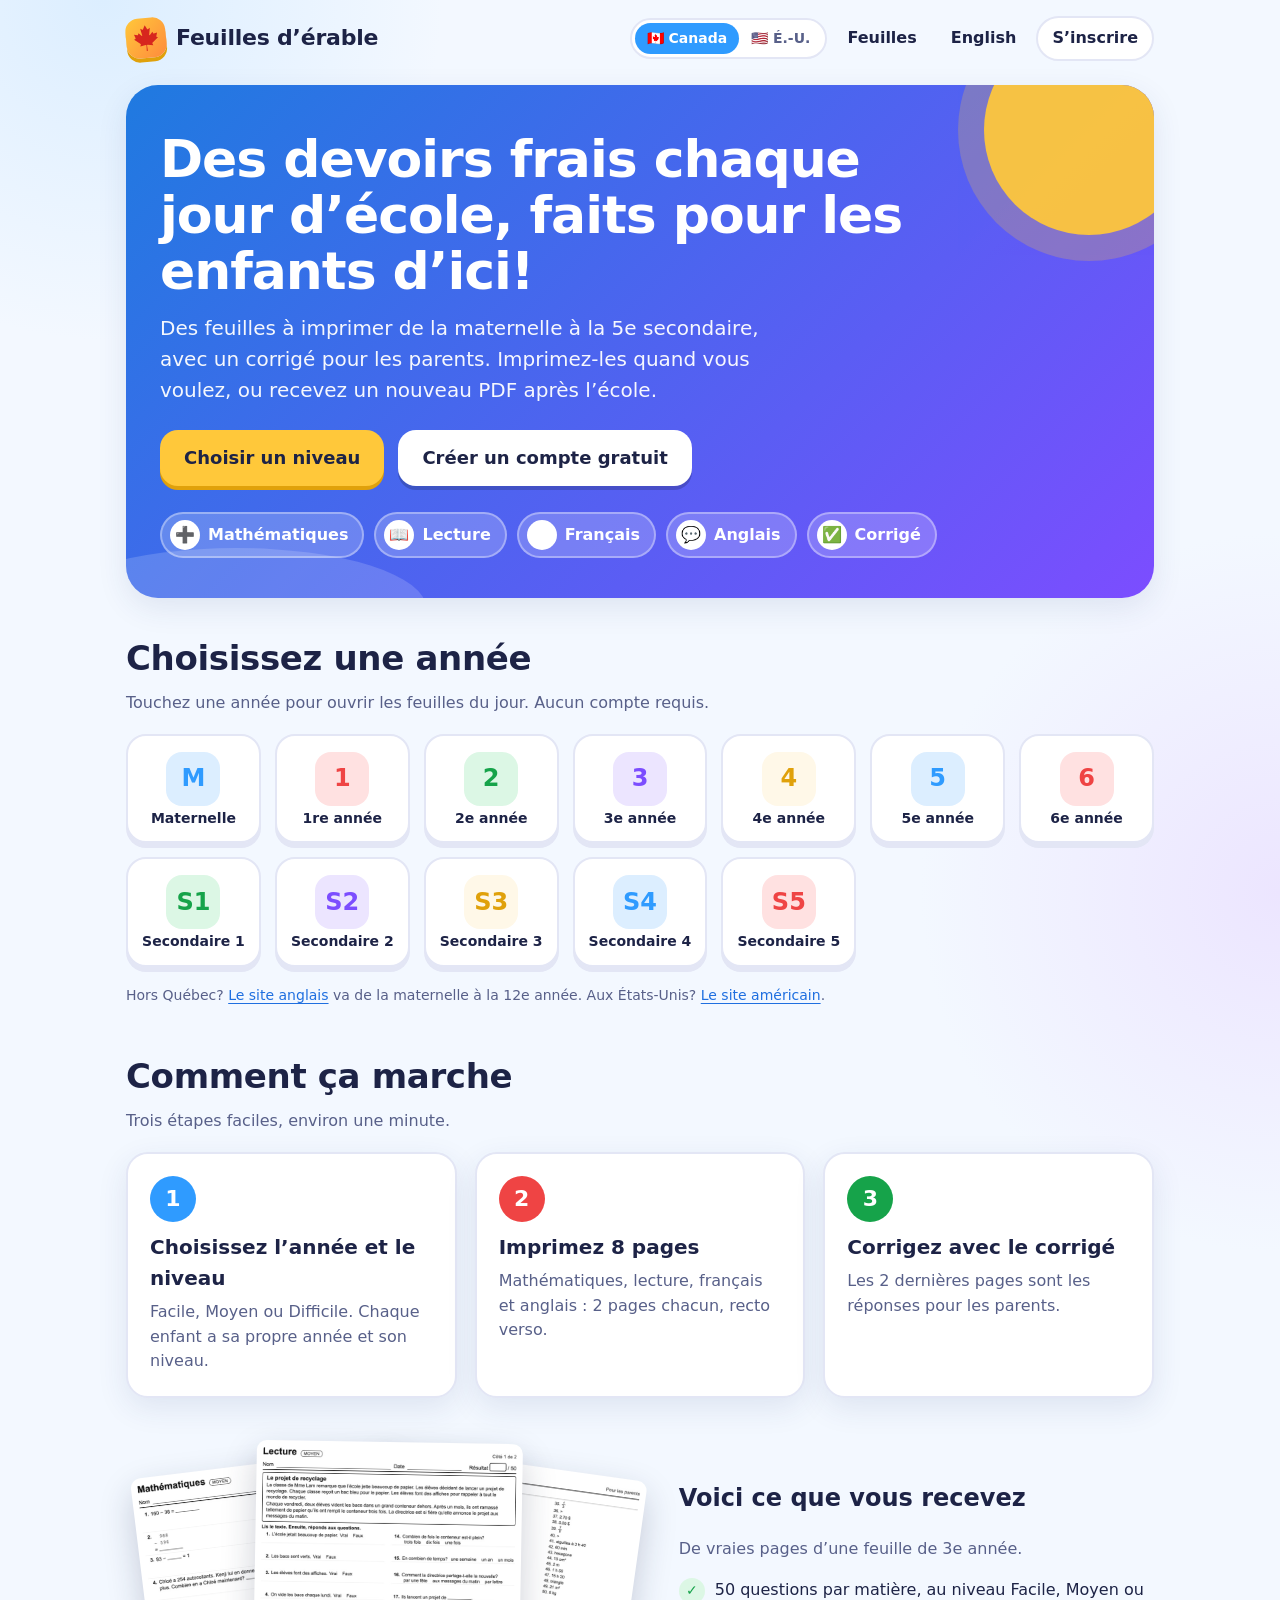
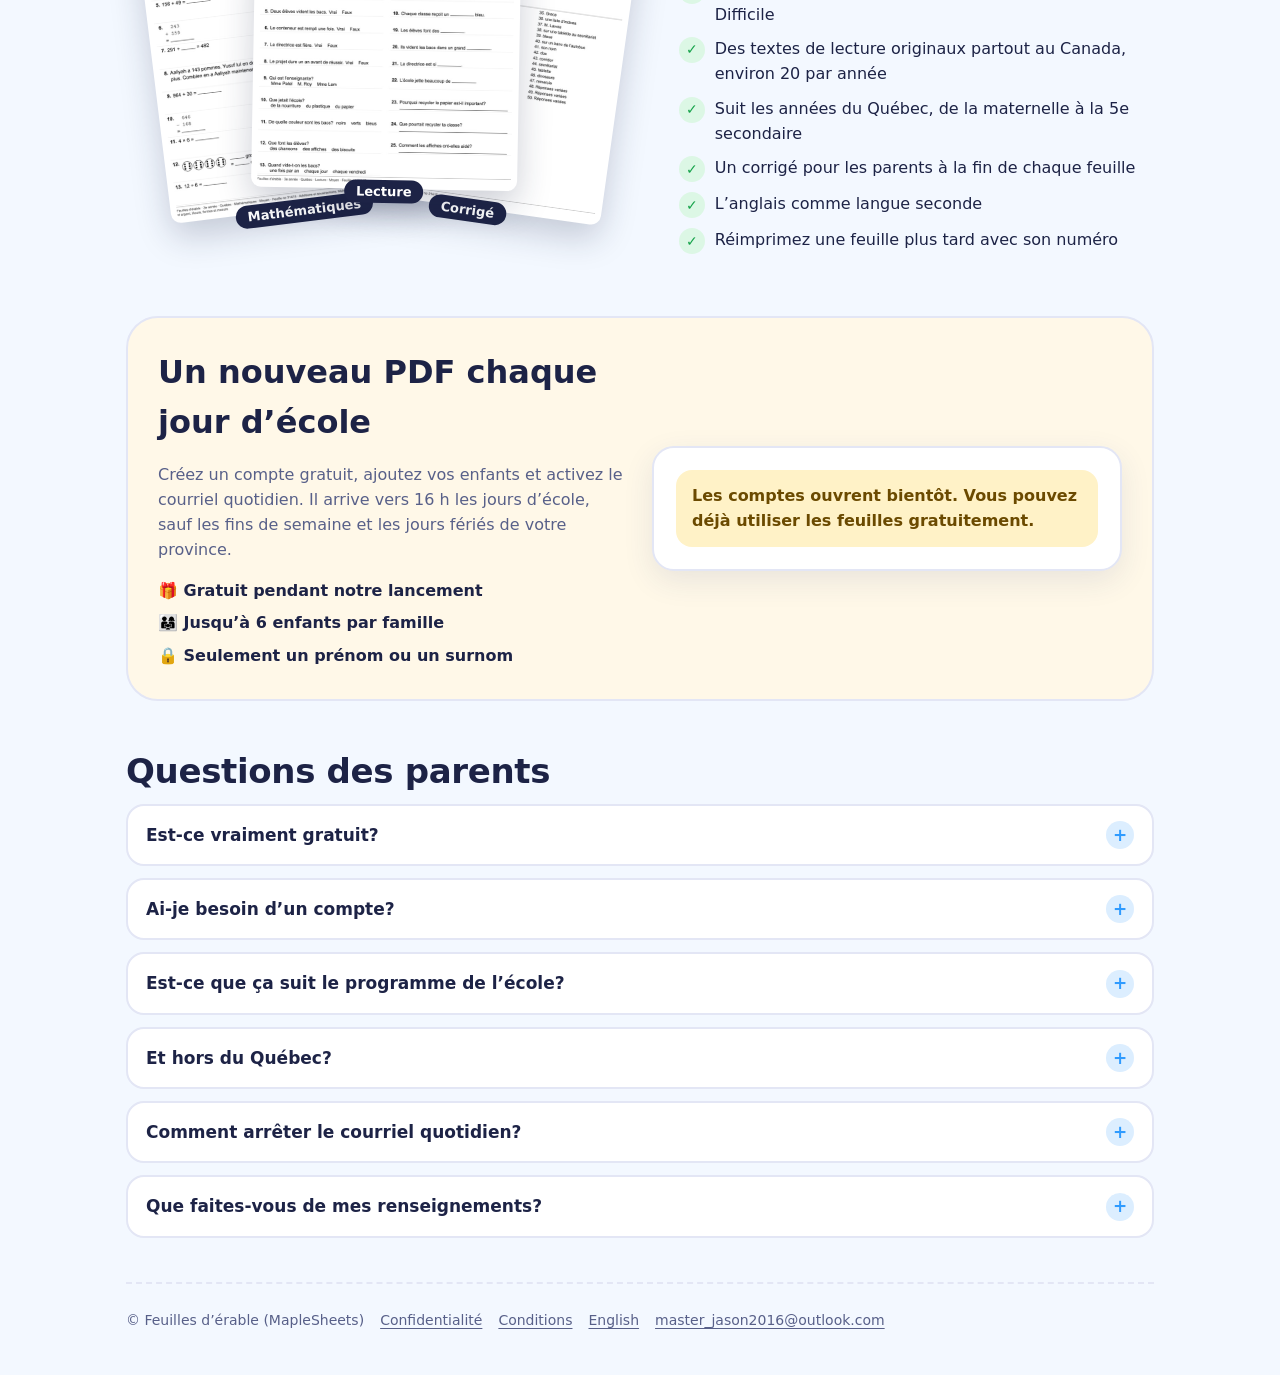
<file: index-fr.html>
<!doctype html>
<html lang="fr">
<head>
<meta charset="utf-8">
<meta name="viewport" content="width=device-width, initial-scale=1">
<meta http-equiv="Content-Security-Policy" content="default-src 'none'; script-src 'self'; style-src 'self'; img-src 'self' data:; connect-src https://*.supabase.co; base-uri 'none'; form-action 'none'">
<meta name="referrer" content="no-referrer">
<meta name="description" content="Devoirs gratuits à imprimer pour les enfants du Québec et du Canada, de la maternelle à la fin du secondaire, avec corrigé, et un PDF quotidien par courriel.">
<meta name="theme-color" content="#1f7ae0">
<title>Feuilles d’érable · Devoirs gratuits à imprimer</title>
<link rel="stylesheet" href="assets/style.css">
</head>
<body data-page="home">
<div class="wrap">
  <header class="top">
    <a class="brand" href="index-fr.html"><span class="logo" aria-hidden="true"><svg viewBox="-2015 -2015 4030 4030"><path d="m-90 2030 45-863a95 95 0 0 0-111-98l-859 151 116-320a65 65 0 0 0-20-73l-941-762 212-99a65 65 0 0 0 34-79l-186-572 542 115a65 65 0 0 0 73-38l105-247 423 454a65 65 0 0 0 111-57l-204-1052 327 189a65 65 0 0 0 91-27l332-652 332 652a65 65 0 0 0 91 27l327-189-204 1052a65 65 0 0 0 111 57l423-454 105 247a65 65 0 0 0 73 38l542-115-186 572a65 65 0 0 0 34 79l212 99-941 762a65 65 0 0 0-20 73l116 320-859-151a95 95 0 0 0-111 98l45 863z"/></svg></span><span>Feuilles d’érable</span></a>
    <nav><span class="country" role="group" aria-label="Pays"><a href="index-fr.html" class="on" aria-current="page">🇨🇦 Canada</a><a href="index-us.html">🇺🇸 É.-U.</a></span><a href="homework.html?lang=fr">Feuilles</a><a href="app-fr.html" id="goApp" hidden>Mon compte</a><a href="index.html" lang="en">English</a><a class="pill" href="#join">S’inscrire</a></nav>
  </header>

  <section class="hero">
    <h1>Des devoirs frais chaque jour d’école, faits pour les enfants d’ici!</h1>
    <p class="lead">Des feuilles à imprimer de la maternelle à la 5e secondaire, avec un corrigé pour les parents. Imprimez-les quand vous voulez, ou recevez un nouveau PDF après l’école.</p>
    <div class="cta"><a class="btn big" href="#grades">Choisir un niveau</a><a class="btn big white" href="#join">Créer un compte gratuit</a></div>
    <ul class="bubbles"><li><span aria-hidden="true">➕</span>Mathématiques</li><li><span aria-hidden="true">📖</span>Lecture</li><li><span aria-hidden="true">✏️</span>Français</li><li><span aria-hidden="true">💬</span>Anglais</li><li><span aria-hidden="true">✅</span>Corrigé</li></ul>
  </section>

  <section class="section" id="grades">
    <div class="section-head"><h2>Choisissez une année</h2><p>Touchez une année pour ouvrir les feuilles du jour. Aucun compte requis.</p></div>
    <div class="tiles">
      <a class="tile" href="homework.html?grade=0&amp;lang=fr"><b>M</b><span>Maternelle</span></a>
      <a class="tile" href="homework.html?grade=1&amp;lang=fr"><b>1</b><span>1re année</span></a>
      <a class="tile" href="homework.html?grade=2&amp;lang=fr"><b>2</b><span>2e année</span></a>
      <a class="tile" href="homework.html?grade=3&amp;lang=fr"><b>3</b><span>3e année</span></a>
      <a class="tile" href="homework.html?grade=4&amp;lang=fr"><b>4</b><span>4e année</span></a>
      <a class="tile" href="homework.html?grade=5&amp;lang=fr"><b>5</b><span>5e année</span></a>
      <a class="tile" href="homework.html?grade=6&amp;lang=fr"><b>6</b><span>6e année</span></a>
      <a class="tile" href="homework.html?grade=7&amp;lang=fr"><b>S1</b><span>Secondaire 1</span></a>
      <a class="tile" href="homework.html?grade=8&amp;lang=fr"><b>S2</b><span>Secondaire 2</span></a>
      <a class="tile" href="homework.html?grade=9&amp;lang=fr"><b>S3</b><span>Secondaire 3</span></a>
      <a class="tile" href="homework.html?grade=10&amp;lang=fr"><b>S4</b><span>Secondaire 4</span></a>
      <a class="tile" href="homework.html?grade=11&amp;lang=fr"><b>S5</b><span>Secondaire 5</span></a>
    </div>
    <p class="small muted mt">Hors Québec? <a href="index.html">Le site anglais</a> va de la maternelle à la 12e année. Aux États-Unis? <a href="index-us.html">Le site américain</a>.</p>
  </section>

  <section class="section">
    <div class="section-head"><h2>Comment ça marche</h2><p>Trois étapes faciles, environ une minute.</p></div>
    <div class="steps">
      <div class="step"><div class="step-n" aria-hidden="true">1</div><h3>Choisissez l’année et le niveau</h3><p>Facile, Moyen ou Difficile. Chaque enfant a sa propre année et son niveau.</p></div>
      <div class="step"><div class="step-n" aria-hidden="true">2</div><h3>Imprimez 8 pages</h3><p>Mathématiques, lecture, français et anglais : 2 pages chacun, recto verso.</p></div>
      <div class="step"><div class="step-n" aria-hidden="true">3</div><h3>Corrigez avec le corrigé</h3><p>Les 2 dernières pages sont les réponses pour les parents.</p></div>
    </div>
  </section>

  <section class="section">
    <div class="samples">
      <div class="fan">
        <figure><img src="assets/img/sample-math-fr.jpg" width="682" height="900" alt="Exemple de page : Mathématiques" loading="lazy"><figcaption>Mathématiques</figcaption></figure>
        <figure><img src="assets/img/sample-reading-fr.jpg" width="682" height="900" alt="Exemple de page : Lecture" loading="lazy"><figcaption>Lecture</figcaption></figure>
        <figure><img src="assets/img/sample-key-fr.jpg" width="682" height="900" alt="Exemple de page : Corrigé" loading="lazy"><figcaption>Corrigé</figcaption></figure>
      </div>
      <div>
        <h2>Voici ce que vous recevez</h2>
        <p class="muted">De vraies pages d’une feuille de 3e année.</p>
        <ul class="features">
        <li>50 questions par matière, au niveau Facile, Moyen ou Difficile</li>
        <li>Des textes de lecture originaux partout au Canada, environ 20 par année</li>
        <li>Suit les années du Québec, de la maternelle à la 5e secondaire</li>
        <li>Un corrigé pour les parents à la fin de chaque feuille</li>
        <li>L’anglais comme langue seconde</li>
        <li>Réimprimez une feuille plus tard avec son numéro</li>
        </ul>
      </div>
    </div>
  </section>

  <section class="section join" id="join">
    <div>
      <h2>Un nouveau PDF chaque jour d’école</h2>
      <p class="muted">Créez un compte gratuit, ajoutez vos enfants et activez le courriel quotidien. Il arrive vers 16 h les jours d’école, sauf les fins de semaine et les jours fériés de votre province.</p>
      <ul class="perks">
        <li>🎁 Gratuit pendant notre lancement</li>
        <li>👨‍👩‍👧 Jusqu’à 6 enfants par famille</li>
        <li>🔒 Seulement un prénom ou un surnom</li>
      </ul>
    </div>
    <div class="card">
      <p class="notice" id="notConfigured" hidden>Les comptes ouvrent bientôt. Vous pouvez déjà utiliser les feuilles gratuitement.</p>
      <div id="authBox">
        <div class="tabs">
          <button type="button" data-tab="signup">S’inscrire</button>
          <button type="button" data-tab="login" class="ghost">Se connecter</button>
        </div>
        <form id="signupForm" novalidate>
          <label>Courriel <input name="email" type="email" autocomplete="email" required maxlength="254"></label>
          <label>Mot de passe (8 caractères ou plus) <input name="password" type="password" autocomplete="new-password" required minlength="8" maxlength="72"></label>
          <label>Confirmer le mot de passe <input name="password2" type="password" autocomplete="new-password" required minlength="8" maxlength="72"></label>
          <label class="check"><input name="agree" type="checkbox"> <span>J’accepte les <a href="terms-fr.html">conditions</a> et la <a href="privacy-fr.html">politique de confidentialité</a>.</span></label>
          <button type="submit">Créer un compte gratuit</button>
        </form>
        <form id="loginForm" novalidate hidden>
          <label>Courriel <input name="email" type="email" autocomplete="email" required maxlength="254"></label>
          <label>Mot de passe <input name="password" type="password" autocomplete="current-password" required maxlength="72"></label>
          <button type="submit">Se connecter</button>
          <button type="button" class="ghost" data-tab="reset">Mot de passe oublié?</button>
        </form>
        <form id="resetForm" novalidate hidden>
          <label>Courriel <input name="email" type="email" autocomplete="email" required maxlength="254"></label>
          <button type="submit">Envoyer le lien</button>
          <button type="button" class="ghost" data-tab="login">Retour à la connexion</button>
        </form>
        <form id="newPassForm" novalidate hidden>
          <label>Nouveau mot de passe (8 caractères ou plus) <input name="password" type="password" autocomplete="new-password" required minlength="8" maxlength="72"></label>
          <label>Confirmer le nouveau mot de passe <input name="password2" type="password" autocomplete="new-password" required minlength="8" maxlength="72"></label>
          <button type="submit">Enregistrer le mot de passe</button>
        </form>
        <p class="msg" id="authMsg" role="status"></p>
      </div>
    </div>
  </section>

  <section class="section">
    <h2>Questions des parents</h2>
    <div class="faq">
    <details><summary>Est-ce vraiment gratuit?</summary><p>Oui. Les feuilles et le courriel quotidien sont gratuits pendant notre lancement. Aucune carte de crédit.</p></details>
    <details><summary>Ai-je besoin d’un compte?</summary><p>Non. Tout le monde peut imprimer des feuilles pour n’importe quelle année. Le compte sert seulement au courriel quotidien et à garder l’année et le niveau de chaque enfant.</p></details>
    <details><summary>Est-ce que ça suit le programme de l’école?</summary><p>Les questions suivent ce que les enfants apprennent habituellement à chaque année : nombres, opérations, fractions, mesure, argent, lecture, grammaire, orthographe et anglais.</p></details>
    <details><summary>Et hors du Québec?</summary><p>Les familles des autres provinces reçoivent les feuilles en anglais, de la maternelle à la 12e année, avec le français comme langue seconde. Il y a aussi une version américaine : utilisez le sélecteur Canada / É.-U. en haut.</p></details>
    <details><summary>Comment arrêter le courriel quotidien?</summary><p>Décochez-le dans Mon compte, en tout temps. Vous pouvez aussi supprimer votre compte, ce qui efface tout.</p></details>
    <details><summary>Que faites-vous de mes renseignements?</summary><p>Nous gardons seulement votre courriel, votre province et le prénom ou surnom, l’année et le niveau de chaque enfant. Rien n’est vendu ni partagé. <a href="privacy-fr.html">Lire la politique de confidentialité</a>.</p></details>
    </div>
  </section>

  <footer class="bottom">
    <span>© Feuilles d’érable (MapleSheets)</span><a href="privacy-fr.html">Confidentialité</a><a href="terms-fr.html">Conditions</a><a href="index.html" lang="en">English</a><span data-contact></span>
  </footer>
</div>
<script src="config.js"></script>
<script src="assets/app.js"></script>
</body>
</html>
</file>
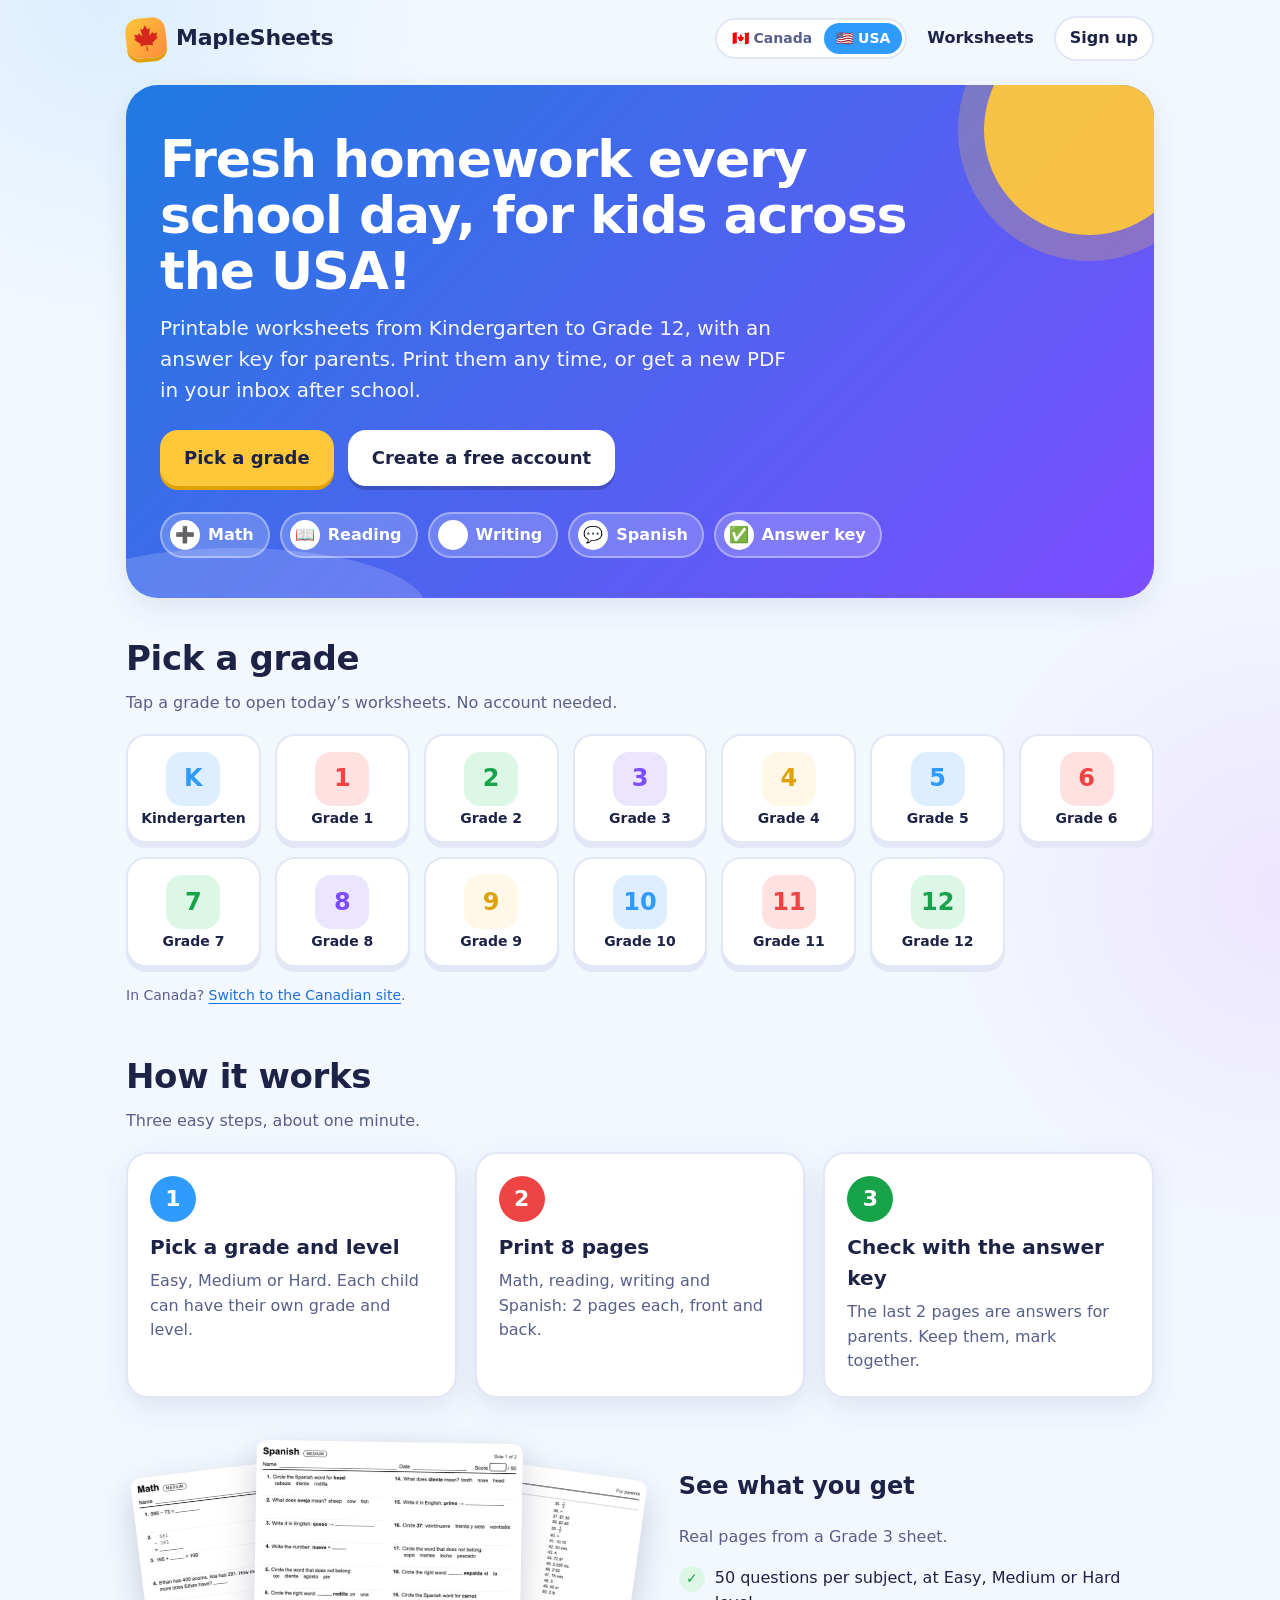
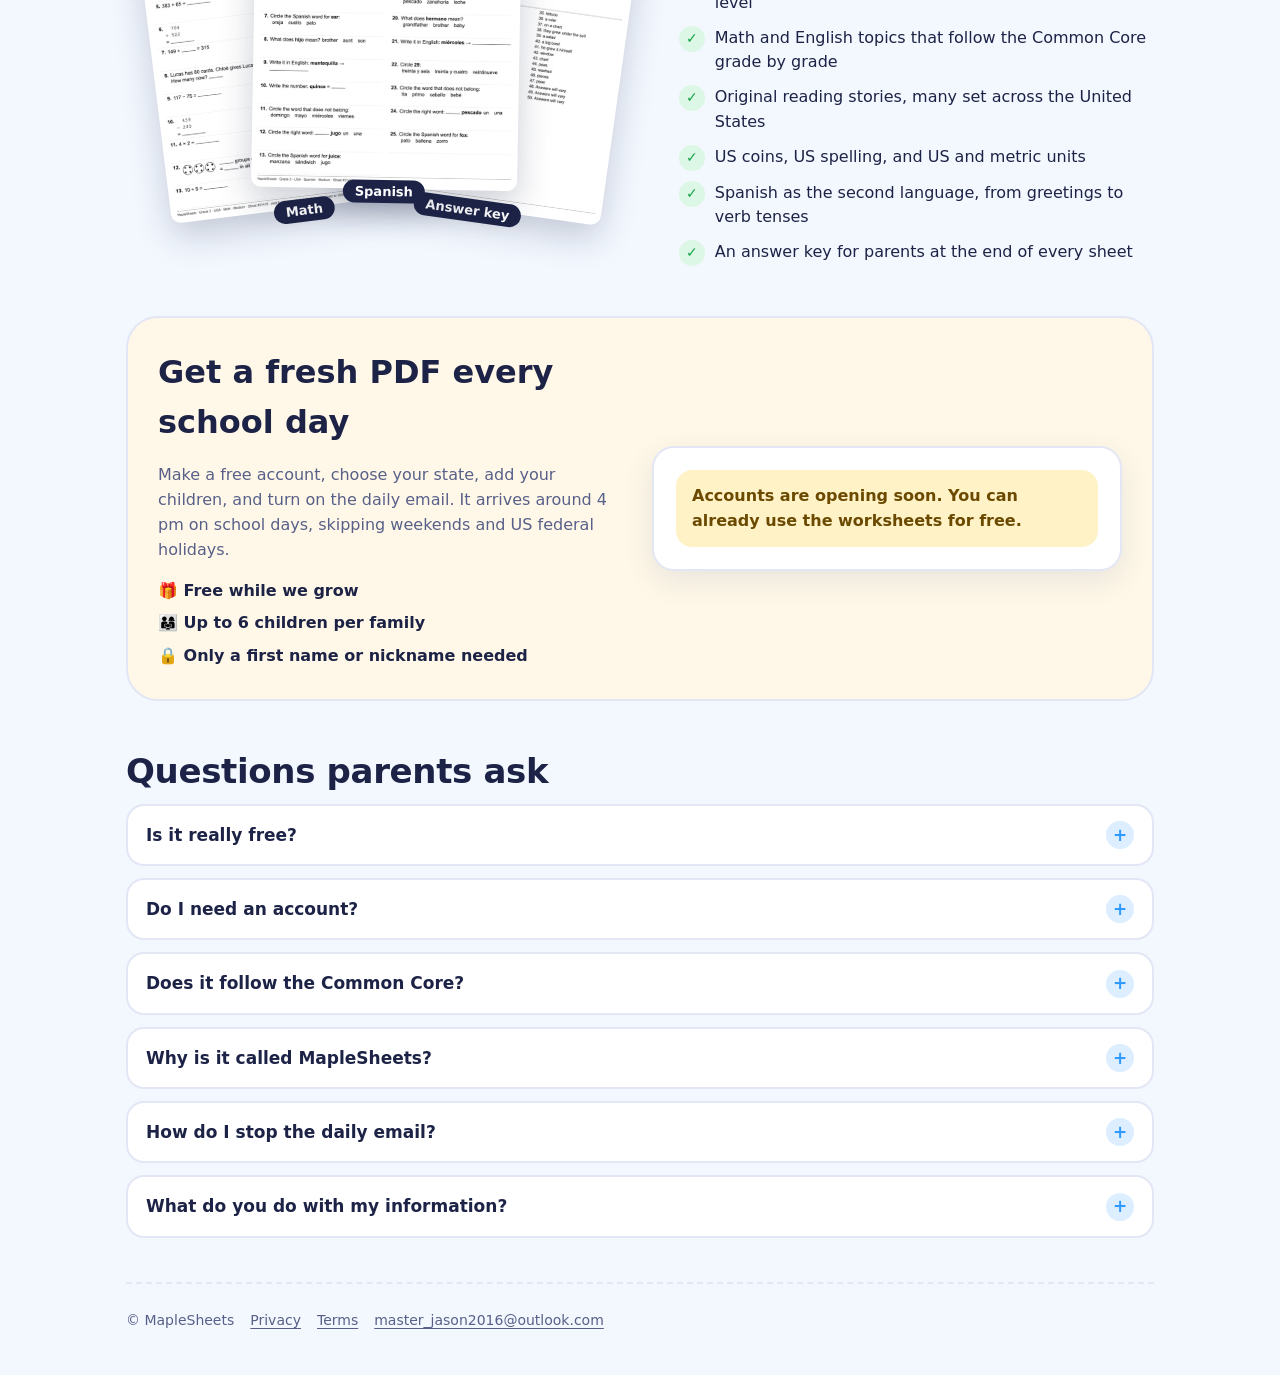
<file: index-us.html>
<!doctype html>
<html lang="en">
<head>
<meta charset="utf-8">
<meta name="viewport" content="width=device-width, initial-scale=1">
<meta http-equiv="Content-Security-Policy" content="default-src 'none'; script-src 'self'; style-src 'self'; img-src 'self' data:; connect-src https://*.supabase.co; base-uri 'none'; form-action 'none'">
<meta name="referrer" content="no-referrer">
<meta name="description" content="Free printable homework for kids in the US, K–12: math, reading, writing and Spanish, with an answer key, plus an optional daily PDF by email.">
<meta name="theme-color" content="#1f7ae0">
<title>MapleSheets · Free printable homework for US kids</title>
<link rel="stylesheet" href="assets/style.css">
</head>
<body data-page="home">
<div class="wrap">
  <header class="top">
    <a class="brand" href="index-us.html"><span class="logo" aria-hidden="true"><svg viewBox="-2015 -2015 4030 4030"><path d="m-90 2030 45-863a95 95 0 0 0-111-98l-859 151 116-320a65 65 0 0 0-20-73l-941-762 212-99a65 65 0 0 0 34-79l-186-572 542 115a65 65 0 0 0 73-38l105-247 423 454a65 65 0 0 0 111-57l-204-1052 327 189a65 65 0 0 0 91-27l332-652 332 652a65 65 0 0 0 91 27l327-189-204 1052a65 65 0 0 0 111 57l423-454 105 247a65 65 0 0 0 73 38l542-115-186 572a65 65 0 0 0 34 79l212 99-941 762a65 65 0 0 0-20 73l116 320-859-151a95 95 0 0 0-111 98l45 863z"/></svg></span><span>MapleSheets</span></a>
    <nav><span class="country" role="group" aria-label="Country"><a href="index.html">🇨🇦 Canada</a><a href="index-us.html" class="on" aria-current="page">🇺🇸 USA</a></span><a href="homework.html?country=us">Worksheets</a><a href="app.html" id="goApp" hidden>My account</a><a class="pill" href="#join">Sign up</a></nav>
  </header>

  <section class="hero">
    <h1>Fresh homework every school day, for kids across the USA!</h1>
    <p class="lead">Printable worksheets from Kindergarten to Grade 12, with an answer key for parents. Print them any time, or get a new PDF in your inbox after school.</p>
    <div class="cta"><a class="btn big" href="#grades">Pick a grade</a><a class="btn big white" href="#join">Create a free account</a></div>
    <ul class="bubbles"><li><span aria-hidden="true">➕</span>Math</li><li><span aria-hidden="true">📖</span>Reading</li><li><span aria-hidden="true">✏️</span>Writing</li><li><span aria-hidden="true">💬</span>Spanish</li><li><span aria-hidden="true">✅</span>Answer key</li></ul>
  </section>

  <section class="section" id="grades">
    <div class="section-head"><h2>Pick a grade</h2><p>Tap a grade to open today’s worksheets. No account needed.</p></div>
    <div class="tiles">
      <a class="tile" href="homework.html?grade=0&amp;country=us"><b>K</b><span>Kindergarten</span></a>
      <a class="tile" href="homework.html?grade=1&amp;country=us"><b>1</b><span>Grade 1</span></a>
      <a class="tile" href="homework.html?grade=2&amp;country=us"><b>2</b><span>Grade 2</span></a>
      <a class="tile" href="homework.html?grade=3&amp;country=us"><b>3</b><span>Grade 3</span></a>
      <a class="tile" href="homework.html?grade=4&amp;country=us"><b>4</b><span>Grade 4</span></a>
      <a class="tile" href="homework.html?grade=5&amp;country=us"><b>5</b><span>Grade 5</span></a>
      <a class="tile" href="homework.html?grade=6&amp;country=us"><b>6</b><span>Grade 6</span></a>
      <a class="tile" href="homework.html?grade=7&amp;country=us"><b>7</b><span>Grade 7</span></a>
      <a class="tile" href="homework.html?grade=8&amp;country=us"><b>8</b><span>Grade 8</span></a>
      <a class="tile" href="homework.html?grade=9&amp;country=us"><b>9</b><span>Grade 9</span></a>
      <a class="tile" href="homework.html?grade=10&amp;country=us"><b>10</b><span>Grade 10</span></a>
      <a class="tile" href="homework.html?grade=11&amp;country=us"><b>11</b><span>Grade 11</span></a>
      <a class="tile" href="homework.html?grade=12&amp;country=us"><b>12</b><span>Grade 12</span></a>
    </div>
    <p class="small muted mt">In Canada? <a href="index.html">Switch to the Canadian site</a>.</p>
  </section>

  <section class="section">
    <div class="section-head"><h2>How it works</h2><p>Three easy steps, about one minute.</p></div>
    <div class="steps">
      <div class="step"><div class="step-n" aria-hidden="true">1</div><h3>Pick a grade and level</h3><p>Easy, Medium or Hard. Each child can have their own grade and level.</p></div>
      <div class="step"><div class="step-n" aria-hidden="true">2</div><h3>Print 8 pages</h3><p>Math, reading, writing and Spanish: 2 pages each, front and back.</p></div>
      <div class="step"><div class="step-n" aria-hidden="true">3</div><h3>Check with the answer key</h3><p>The last 2 pages are answers for parents. Keep them, mark together.</p></div>
    </div>
  </section>

  <section class="section">
    <div class="samples">
      <div class="fan">
        <figure><img src="assets/img/sample-math-us.jpg" width="682" height="900" alt="Sample Math page" loading="lazy"><figcaption>Math</figcaption></figure>
        <figure><img src="assets/img/sample-spanish-us.jpg" width="682" height="900" alt="Sample Spanish page" loading="lazy"><figcaption>Spanish</figcaption></figure>
        <figure><img src="assets/img/sample-key-us.jpg" width="682" height="900" alt="Sample Answer key page" loading="lazy"><figcaption>Answer key</figcaption></figure>
      </div>
      <div>
        <h2>See what you get</h2>
        <p class="muted">Real pages from a Grade 3 sheet.</p>
        <ul class="features">
        <li>50 questions per subject, at Easy, Medium or Hard level</li>
        <li>Math and English topics that follow the Common Core grade by grade</li>
        <li>Original reading stories, many set across the United States</li>
        <li>US coins, US spelling, and US and metric units</li>
        <li>Spanish as the second language, from greetings to verb tenses</li>
        <li>An answer key for parents at the end of every sheet</li>
        </ul>
      </div>
    </div>
  </section>

  <section class="section join" id="join">
    <div>
      <h2>Get a fresh PDF every school day</h2>
      <p class="muted">Make a free account, choose your state, add your children, and turn on the daily email. It arrives around 4 pm on school days, skipping weekends and US federal holidays.</p>
      <ul class="perks">
        <li>🎁 Free while we grow</li>
        <li>👨‍👩‍👧 Up to 6 children per family</li>
        <li>🔒 Only a first name or nickname needed</li>
      </ul>
    </div>
    <div class="card">
      <p class="notice" id="notConfigured" hidden>Accounts are opening soon. You can already use the worksheets for free.</p>
      <div id="authBox">
        <div class="tabs">
          <button type="button" data-tab="signup">Sign up</button>
          <button type="button" data-tab="login" class="ghost">Log in</button>
        </div>
        <form id="signupForm" novalidate>
          <label>Email <input name="email" type="email" autocomplete="email" required maxlength="254"></label>
          <label>Password (8 or more characters) <input name="password" type="password" autocomplete="new-password" required minlength="8" maxlength="72"></label>
          <label>Password again <input name="password2" type="password" autocomplete="new-password" required minlength="8" maxlength="72"></label>
          <label class="check"><input name="agree" type="checkbox"> <span>I agree to the <a href="terms.html">terms</a> and <a href="privacy.html">privacy policy</a>.</span></label>
          <button type="submit">Create free account</button>
        </form>
        <form id="loginForm" novalidate hidden>
          <label>Email <input name="email" type="email" autocomplete="email" required maxlength="254"></label>
          <label>Password <input name="password" type="password" autocomplete="current-password" required maxlength="72"></label>
          <button type="submit">Log in</button>
          <button type="button" class="ghost" data-tab="reset">Forgot password?</button>
        </form>
        <form id="resetForm" novalidate hidden>
          <label>Email <input name="email" type="email" autocomplete="email" required maxlength="254"></label>
          <button type="submit">Send reset link</button>
          <button type="button" class="ghost" data-tab="login">Back to log in</button>
        </form>
        <form id="newPassForm" novalidate hidden>
          <label>New password (8 or more characters) <input name="password" type="password" autocomplete="new-password" required minlength="8" maxlength="72"></label>
          <label>New password again <input name="password2" type="password" autocomplete="new-password" required minlength="8" maxlength="72"></label>
          <button type="submit">Save new password</button>
        </form>
        <p class="msg" id="authMsg" role="status"></p>
      </div>
    </div>
  </section>

  <section class="section">
    <h2>Questions parents ask</h2>
    <div class="faq">
    <details><summary>Is it really free?</summary><p>Yes. The worksheets and the daily email are free while we grow. No credit card, ever.</p></details>
    <details><summary>Do I need an account?</summary><p>No. Anyone can print worksheets for any grade. An account is only for the daily email and to save each child’s grade and level.</p></details>
    <details><summary>Does it follow the Common Core?</summary><p>The math and English questions follow the topics most US states teach in each grade, based on the Common Core. It is extra practice at home, not a replacement for your child’s school program.</p></details>
    <details><summary>Why is it called MapleSheets?</summary><p>We started in Canada. The same site now has a full US edition: use the Canada / USA switch at the top.</p></details>
    <details><summary>How do I stop the daily email?</summary><p>Untick it in My account at any time. You can also delete your account, which removes everything.</p></details>
    <details><summary>What do you do with my information?</summary><p>We only keep your email, your state, and each child’s first name or nickname, grade and level. Nothing is sold or shared. <a href="privacy.html">Read the privacy policy</a>.</p></details>
    </div>
  </section>

  <footer class="bottom">
    <span>© MapleSheets</span><a href="privacy.html">Privacy</a><a href="terms.html">Terms</a><span data-contact></span>
  </footer>
</div>
<script src="config.js"></script>
<script src="assets/app.js"></script>
</body>
</html>
</file>
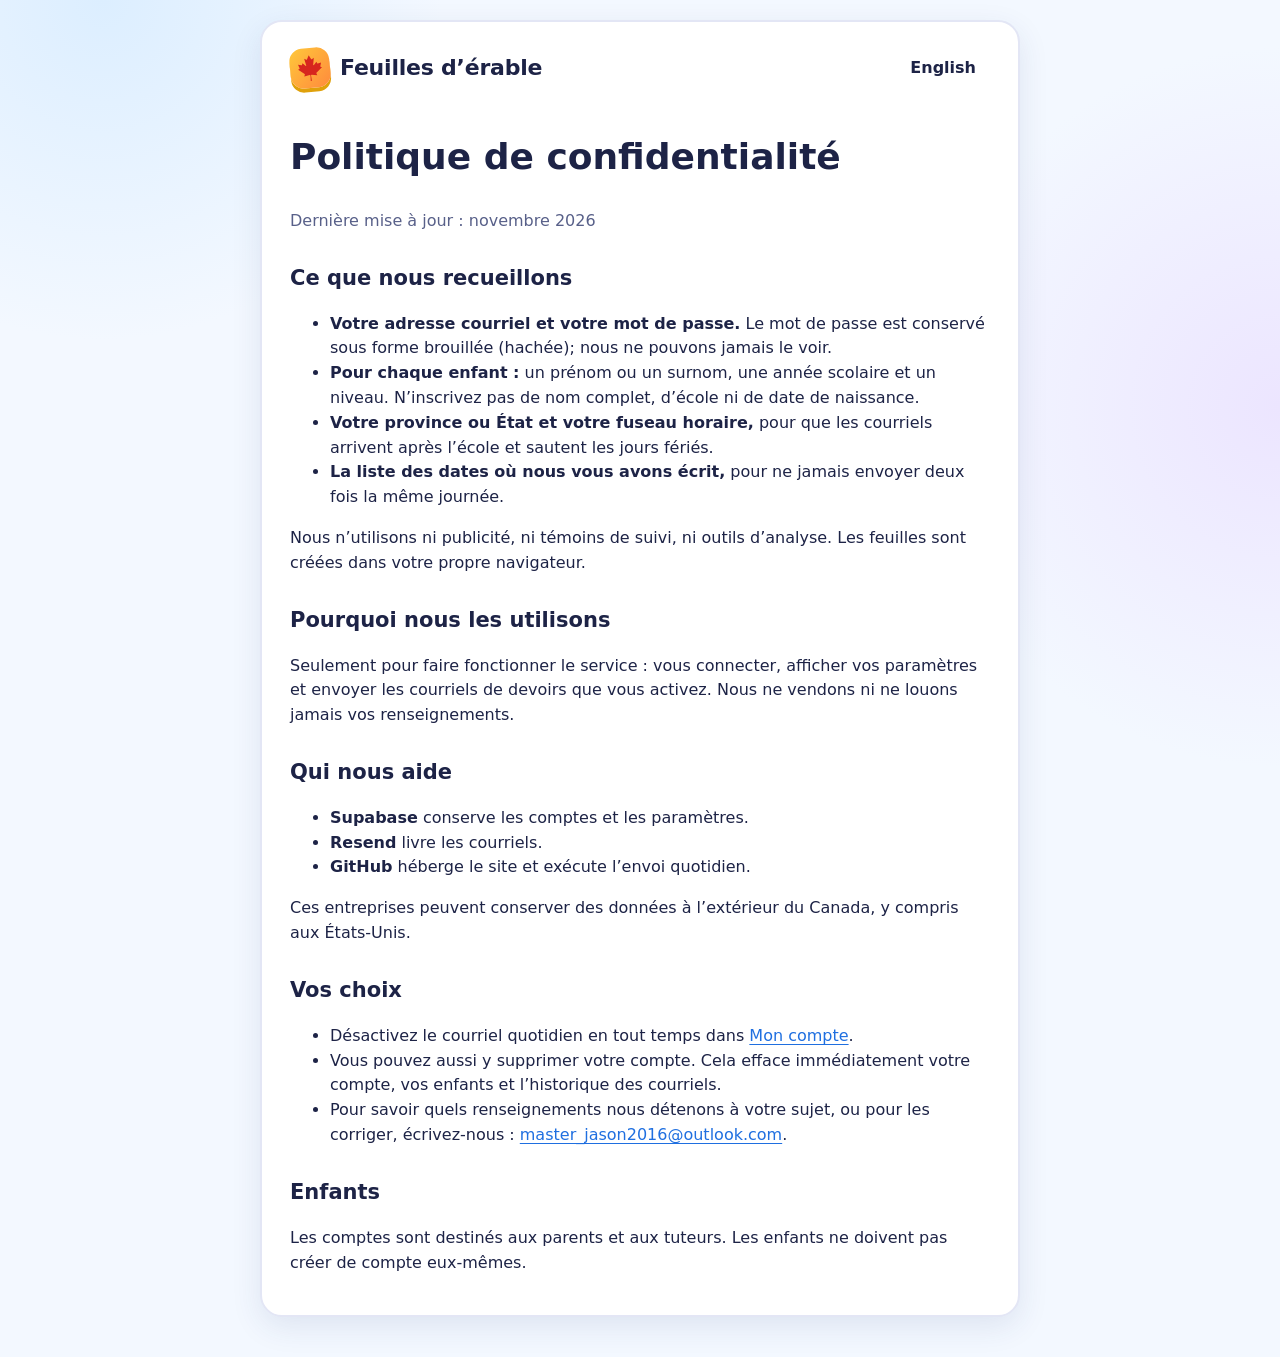
<file: privacy-fr.html>
<!doctype html>
<html lang="fr">
<head>
<meta charset="utf-8">
<meta name="viewport" content="width=device-width, initial-scale=1">
<meta http-equiv="Content-Security-Policy" content="default-src 'none'; script-src 'self'; style-src 'self'; base-uri 'none'; form-action 'none'; require-trusted-types-for 'script'; trusted-types 'none'">
<title>Confidentialité · Feuilles d’érable</title>
<link rel="stylesheet" href="assets/style.css">
</head>
<body data-page="privacy">
<div class="wrap prose">
  <header class="top"><a class="brand" href="index-fr.html"><span class="logo" aria-hidden="true"><svg viewBox="-2015 -2015 4030 4030"><path d="m-90 2030 45-863a95 95 0 0 0-111-98l-859 151 116-320a65 65 0 0 0-20-73l-941-762 212-99a65 65 0 0 0 34-79l-186-572 542 115a65 65 0 0 0 73-38l105-247 423 454a65 65 0 0 0 111-57l-204-1052 327 189a65 65 0 0 0 91-27l332-652 332 652a65 65 0 0 0 91 27l327-189-204 1052a65 65 0 0 0 111 57l423-454 105 247a65 65 0 0 0 73 38l542-115-186 572a65 65 0 0 0 34 79l212 99-941 762a65 65 0 0 0-20 73l116 320-859-151a95 95 0 0 0-111 98l45 863z"/></svg></span><span>Feuilles d’érable</span></a><nav><a href="privacy.html" lang="en">English</a></nav></header>
  <h1>Politique de confidentialité</h1>
  <p class="muted">Dernière mise à jour : novembre 2026</p>

  <h2>Ce que nous recueillons</h2>
  <ul>
    <li><b>Votre adresse courriel et votre mot de passe.</b> Le mot de passe est conservé sous forme brouillée (hachée); nous ne pouvons jamais le voir.</li>
    <li><b>Pour chaque enfant :</b> un prénom ou un surnom, une année scolaire et un niveau. N’inscrivez pas de nom complet, d’école ni de date de naissance.</li>
    <li><b>Votre province ou État et votre fuseau horaire,</b> pour que les courriels arrivent après l’école et sautent les jours fériés.</li>
    <li><b>La liste des dates où nous vous avons écrit,</b> pour ne jamais envoyer deux fois la même journée.</li>
  </ul>
  <p>Nous n’utilisons ni publicité, ni témoins de suivi, ni outils d’analyse. Les feuilles sont créées dans votre propre navigateur.</p>

  <h2>Pourquoi nous les utilisons</h2>
  <p>Seulement pour faire fonctionner le service : vous connecter, afficher vos paramètres et envoyer les courriels de devoirs que vous activez. Nous ne vendons ni ne louons jamais vos renseignements.</p>

  <h2>Qui nous aide</h2>
  <ul>
    <li><b>Supabase</b> conserve les comptes et les paramètres.</li>
    <li><b>Resend</b> livre les courriels.</li>
    <li><b>GitHub</b> héberge le site et exécute l’envoi quotidien.</li>
  </ul>
  <p>Ces entreprises peuvent conserver des données à l’extérieur du Canada, y compris aux États-Unis.</p>

  <h2>Vos choix</h2>
  <ul>
    <li>Désactivez le courriel quotidien en tout temps dans <a href="app-fr.html">Mon compte</a>.</li>
    <li>Vous pouvez aussi y supprimer votre compte. Cela efface immédiatement votre compte, vos enfants et l’historique des courriels.</li>
    <li>Pour savoir quels renseignements nous détenons à votre sujet, ou pour les corriger, écrivez-nous : <span data-contact>voir l’adresse sur notre page d’accueil</span>.</li>
  </ul>

  <h2>Enfants</h2>
  <p>Les comptes sont destinés aux parents et aux tuteurs. Les enfants ne doivent pas créer de compte eux-mêmes.</p>
</div>
<script src="config.js"></script>
<script src="assets/app.js"></script>
</body>
</html>
</file>
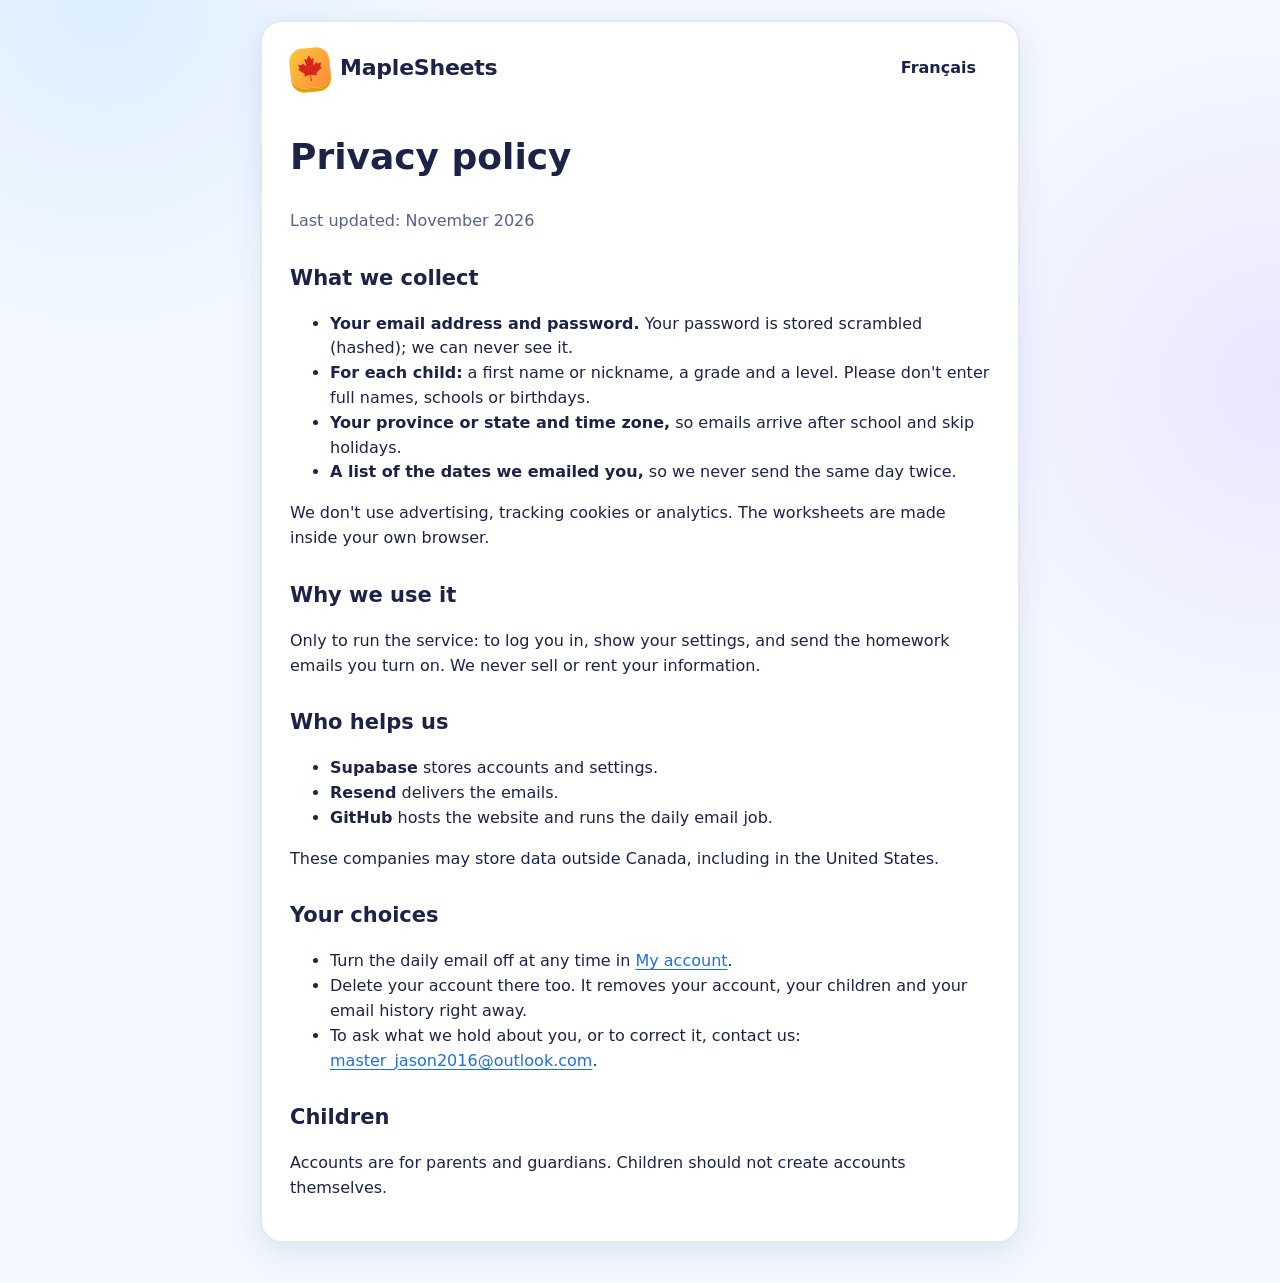
<file: privacy.html>
<!doctype html>
<html lang="en">
<head>
<meta charset="utf-8">
<meta name="viewport" content="width=device-width, initial-scale=1">
<meta http-equiv="Content-Security-Policy" content="default-src 'none'; script-src 'self'; style-src 'self'; base-uri 'none'; form-action 'none'; require-trusted-types-for 'script'; trusted-types 'none'">
<title>Privacy · MapleSheets</title>
<link rel="stylesheet" href="assets/style.css">
</head>
<body data-page="privacy">
<div class="wrap prose">
  <header class="top"><a class="brand" href="index.html"><span class="logo" aria-hidden="true"><svg viewBox="-2015 -2015 4030 4030"><path d="m-90 2030 45-863a95 95 0 0 0-111-98l-859 151 116-320a65 65 0 0 0-20-73l-941-762 212-99a65 65 0 0 0 34-79l-186-572 542 115a65 65 0 0 0 73-38l105-247 423 454a65 65 0 0 0 111-57l-204-1052 327 189a65 65 0 0 0 91-27l332-652 332 652a65 65 0 0 0 91 27l327-189-204 1052a65 65 0 0 0 111 57l423-454 105 247a65 65 0 0 0 73 38l542-115-186 572a65 65 0 0 0 34 79l212 99-941 762a65 65 0 0 0-20 73l116 320-859-151a95 95 0 0 0-111 98l45 863z"/></svg></span><span>MapleSheets</span></a><nav><a href="privacy-fr.html" lang="fr">Français</a></nav></header>
  <h1>Privacy policy</h1>
  <p class="muted">Last updated: November 2026</p>

  <h2>What we collect</h2>
  <ul>
    <li><b>Your email address and password.</b> Your password is stored scrambled (hashed); we can never see it.</li>
    <li><b>For each child:</b> a first name or nickname, a grade and a level. Please don't enter full names, schools or birthdays.</li>
    <li><b>Your province or state and time zone,</b> so emails arrive after school and skip holidays.</li>
    <li><b>A list of the dates we emailed you,</b> so we never send the same day twice.</li>
  </ul>
  <p>We don't use advertising, tracking cookies or analytics. The worksheets are made inside your own browser.</p>

  <h2>Why we use it</h2>
  <p>Only to run the service: to log you in, show your settings, and send the homework emails you turn on. We never sell or rent your information.</p>

  <h2>Who helps us</h2>
  <ul>
    <li><b>Supabase</b> stores accounts and settings.</li>
    <li><b>Resend</b> delivers the emails.</li>
    <li><b>GitHub</b> hosts the website and runs the daily email job.</li>
  </ul>
  <p>These companies may store data outside Canada, including in the United States.</p>

  <h2>Your choices</h2>
  <ul>
    <li>Turn the daily email off at any time in <a href="app.html">My account</a>.</li>
    <li>Delete your account there too. It removes your account, your children and your email history right away.</li>
    <li>To ask what we hold about you, or to correct it, contact us: <span data-contact>see the contact address on our home page</span>.</li>
  </ul>

  <h2>Children</h2>
  <p>Accounts are for parents and guardians. Children should not create accounts themselves.</p>
</div>
<script src="config.js"></script>
<script src="assets/app.js"></script>
</body>
</html>
</file>
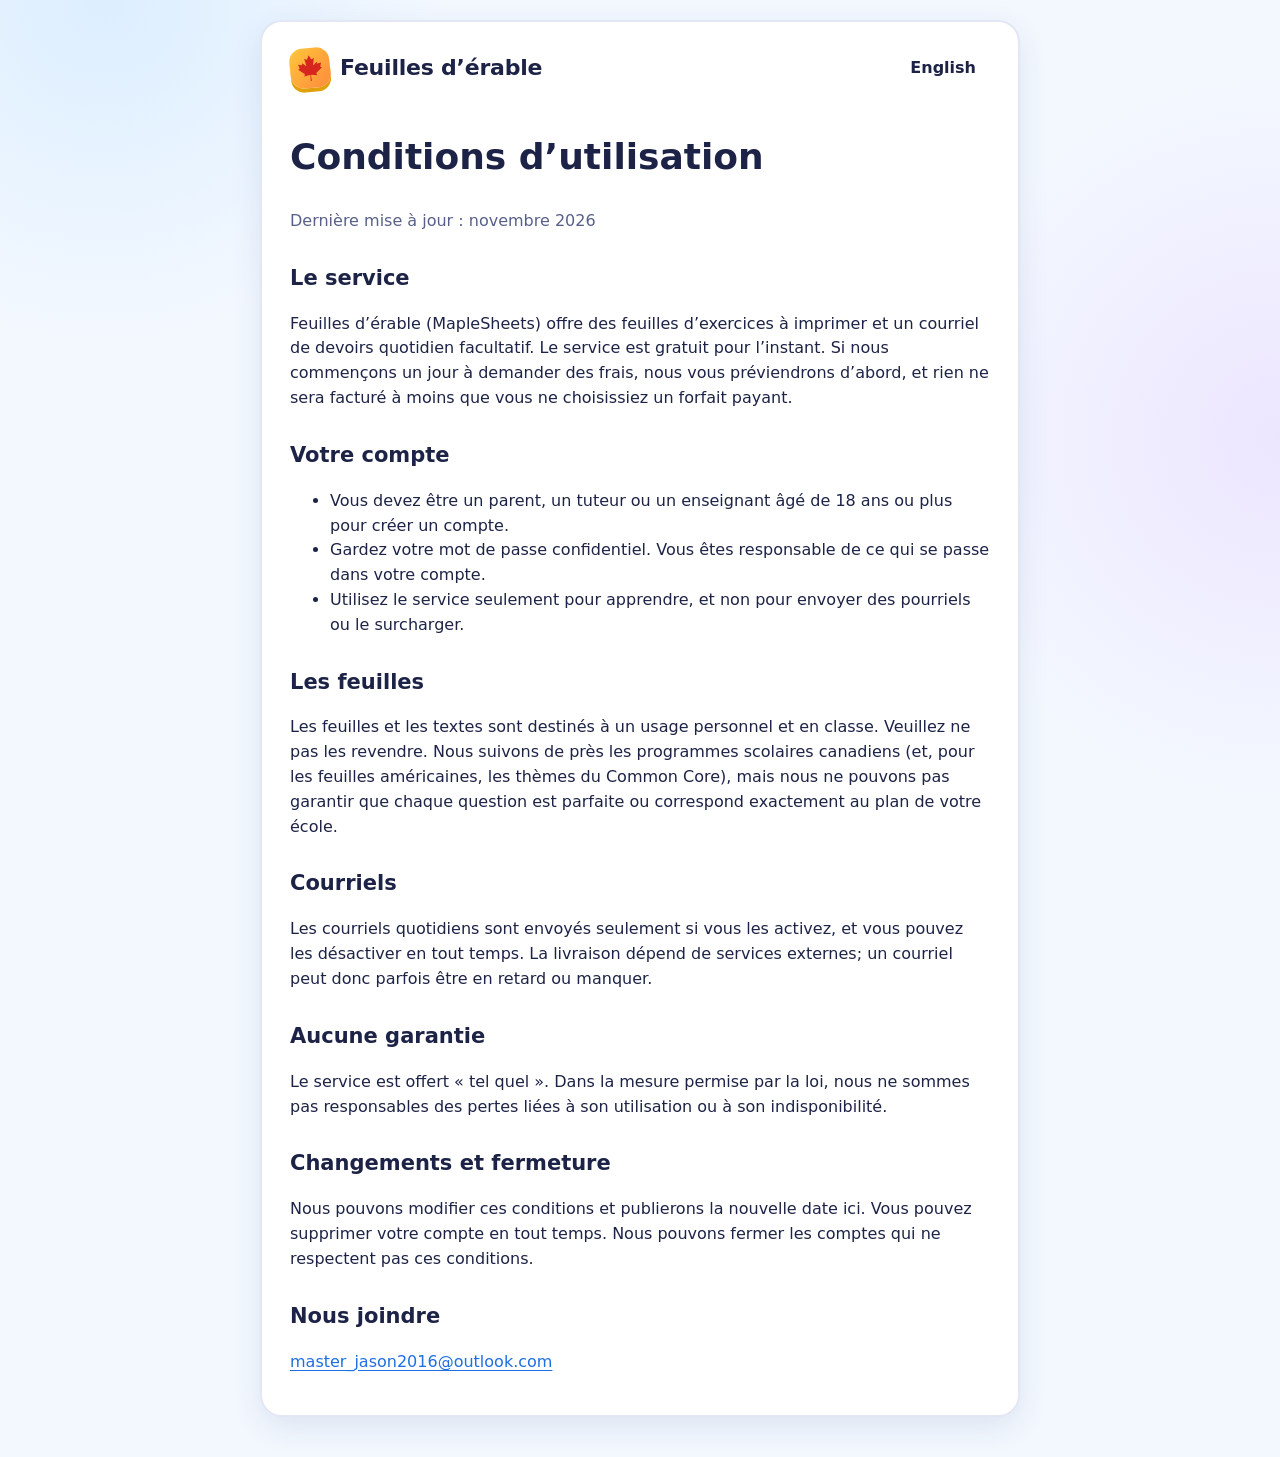
<file: terms-fr.html>
<!doctype html>
<html lang="fr">
<head>
<meta charset="utf-8">
<meta name="viewport" content="width=device-width, initial-scale=1">
<meta http-equiv="Content-Security-Policy" content="default-src 'none'; script-src 'self'; style-src 'self'; base-uri 'none'; form-action 'none'; require-trusted-types-for 'script'; trusted-types 'none'">
<title>Conditions · Feuilles d’érable</title>
<link rel="stylesheet" href="assets/style.css">
</head>
<body data-page="terms">
<div class="wrap prose">
  <header class="top"><a class="brand" href="index-fr.html"><span class="logo" aria-hidden="true"><svg viewBox="-2015 -2015 4030 4030"><path d="m-90 2030 45-863a95 95 0 0 0-111-98l-859 151 116-320a65 65 0 0 0-20-73l-941-762 212-99a65 65 0 0 0 34-79l-186-572 542 115a65 65 0 0 0 73-38l105-247 423 454a65 65 0 0 0 111-57l-204-1052 327 189a65 65 0 0 0 91-27l332-652 332 652a65 65 0 0 0 91 27l327-189-204 1052a65 65 0 0 0 111 57l423-454 105 247a65 65 0 0 0 73 38l542-115-186 572a65 65 0 0 0 34 79l212 99-941 762a65 65 0 0 0-20 73l116 320-859-151a95 95 0 0 0-111 98l45 863z"/></svg></span><span>Feuilles d’érable</span></a><nav><a href="terms.html" lang="en">English</a></nav></header>
  <h1>Conditions d’utilisation</h1>
  <p class="muted">Dernière mise à jour : novembre 2026</p>

  <h2>Le service</h2>
  <p>Feuilles d’érable (MapleSheets) offre des feuilles d’exercices à imprimer et un courriel de devoirs quotidien facultatif. Le service est gratuit pour l’instant. Si nous commençons un jour à demander des frais, nous vous préviendrons d’abord, et rien ne sera facturé à moins que vous ne choisissiez un forfait payant.</p>

  <h2>Votre compte</h2>
  <ul>
    <li>Vous devez être un parent, un tuteur ou un enseignant âgé de 18 ans ou plus pour créer un compte.</li>
    <li>Gardez votre mot de passe confidentiel. Vous êtes responsable de ce qui se passe dans votre compte.</li>
    <li>Utilisez le service seulement pour apprendre, et non pour envoyer des pourriels ou le surcharger.</li>
  </ul>

  <h2>Les feuilles</h2>
  <p>Les feuilles et les textes sont destinés à un usage personnel et en classe. Veuillez ne pas les revendre. Nous suivons de près les programmes scolaires canadiens (et, pour les feuilles américaines, les thèmes du Common Core), mais nous ne pouvons pas garantir que chaque question est parfaite ou correspond exactement au plan de votre école.</p>

  <h2>Courriels</h2>
  <p>Les courriels quotidiens sont envoyés seulement si vous les activez, et vous pouvez les désactiver en tout temps. La livraison dépend de services externes; un courriel peut donc parfois être en retard ou manquer.</p>

  <h2>Aucune garantie</h2>
  <p>Le service est offert « tel quel ». Dans la mesure permise par la loi, nous ne sommes pas responsables des pertes liées à son utilisation ou à son indisponibilité.</p>

  <h2>Changements et fermeture</h2>
  <p>Nous pouvons modifier ces conditions et publierons la nouvelle date ici. Vous pouvez supprimer votre compte en tout temps. Nous pouvons fermer les comptes qui ne respectent pas ces conditions.</p>

  <h2>Nous joindre</h2>
  <p><span data-contact>Voir l’adresse sur notre page d’accueil.</span></p>
</div>
<script src="config.js"></script>
<script src="assets/app.js"></script>
</body>
</html>
</file>
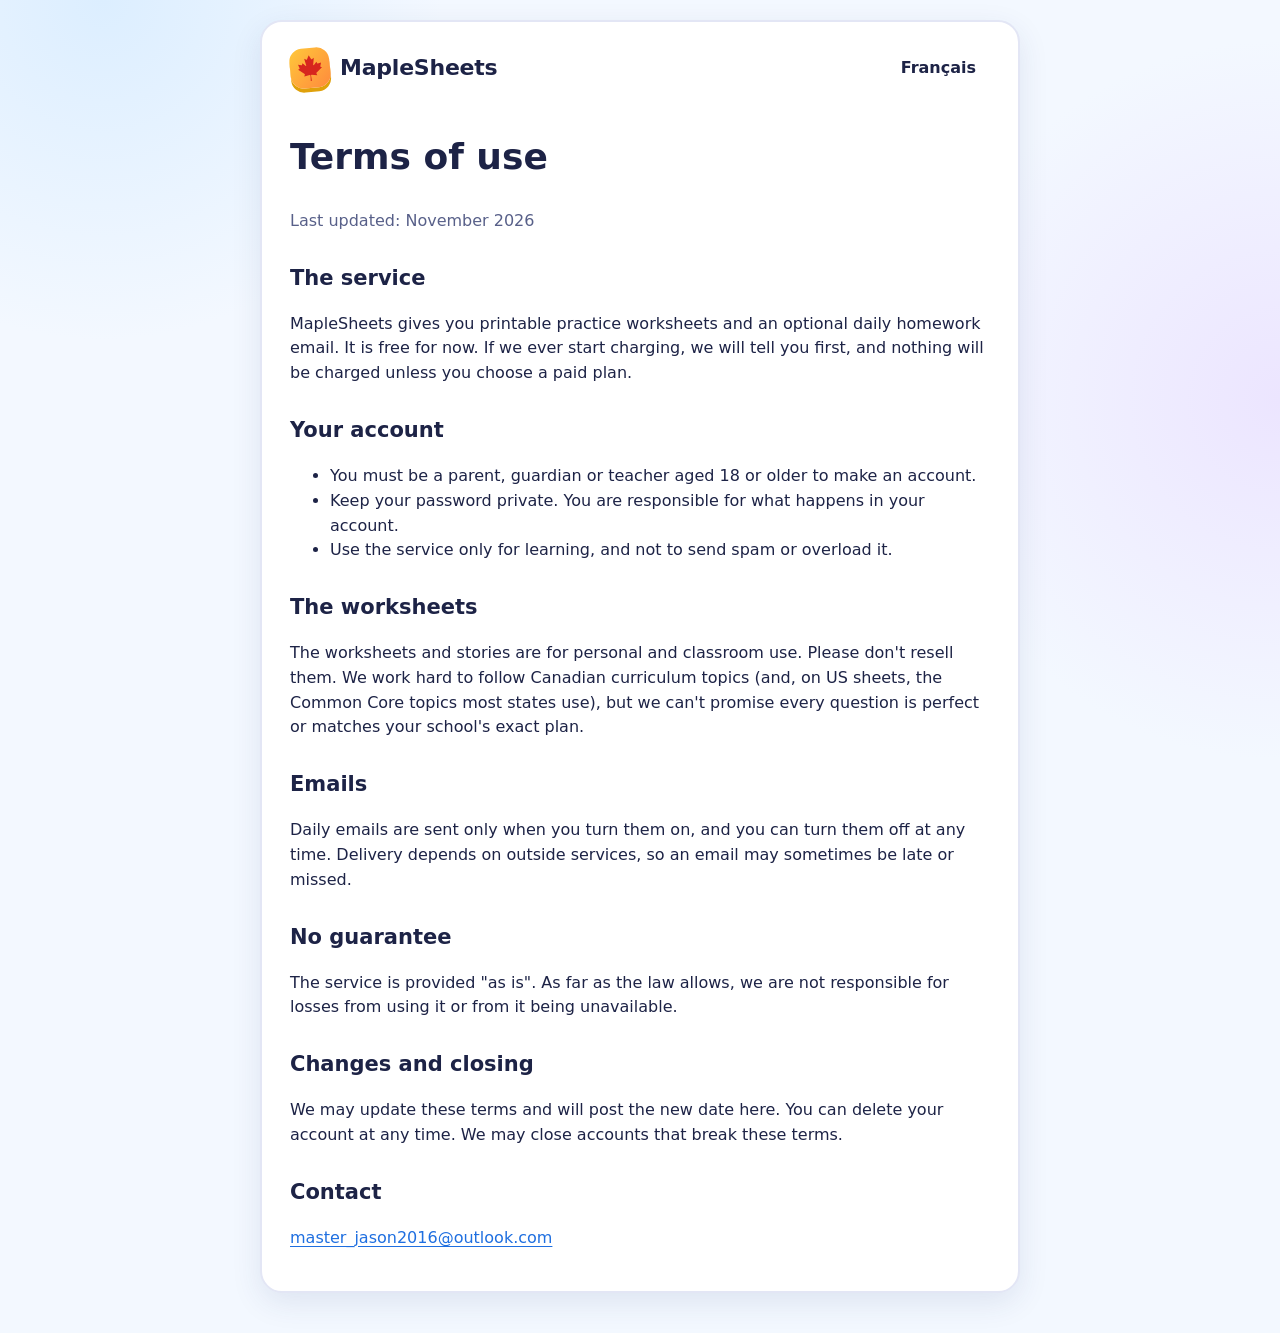
<file: terms.html>
<!doctype html>
<html lang="en">
<head>
<meta charset="utf-8">
<meta name="viewport" content="width=device-width, initial-scale=1">
<meta http-equiv="Content-Security-Policy" content="default-src 'none'; script-src 'self'; style-src 'self'; base-uri 'none'; form-action 'none'; require-trusted-types-for 'script'; trusted-types 'none'">
<title>Terms · MapleSheets</title>
<link rel="stylesheet" href="assets/style.css">
</head>
<body data-page="terms">
<div class="wrap prose">
  <header class="top"><a class="brand" href="index.html"><span class="logo" aria-hidden="true"><svg viewBox="-2015 -2015 4030 4030"><path d="m-90 2030 45-863a95 95 0 0 0-111-98l-859 151 116-320a65 65 0 0 0-20-73l-941-762 212-99a65 65 0 0 0 34-79l-186-572 542 115a65 65 0 0 0 73-38l105-247 423 454a65 65 0 0 0 111-57l-204-1052 327 189a65 65 0 0 0 91-27l332-652 332 652a65 65 0 0 0 91 27l327-189-204 1052a65 65 0 0 0 111 57l423-454 105 247a65 65 0 0 0 73 38l542-115-186 572a65 65 0 0 0 34 79l212 99-941 762a65 65 0 0 0-20 73l116 320-859-151a95 95 0 0 0-111 98l45 863z"/></svg></span><span>MapleSheets</span></a><nav><a href="terms-fr.html" lang="fr">Français</a></nav></header>
  <h1>Terms of use</h1>
  <p class="muted">Last updated: November 2026</p>

  <h2>The service</h2>
  <p>MapleSheets gives you printable practice worksheets and an optional daily homework email. It is free for now. If we ever start charging, we will tell you first, and nothing will be charged unless you choose a paid plan.</p>

  <h2>Your account</h2>
  <ul>
    <li>You must be a parent, guardian or teacher aged 18 or older to make an account.</li>
    <li>Keep your password private. You are responsible for what happens in your account.</li>
    <li>Use the service only for learning, and not to send spam or overload it.</li>
  </ul>

  <h2>The worksheets</h2>
  <p>The worksheets and stories are for personal and classroom use. Please don't resell them. We work hard to follow Canadian curriculum topics (and, on US sheets, the Common Core topics most states use), but we can't promise every question is perfect or matches your school's exact plan.</p>

  <h2>Emails</h2>
  <p>Daily emails are sent only when you turn them on, and you can turn them off at any time. Delivery depends on outside services, so an email may sometimes be late or missed.</p>

  <h2>No guarantee</h2>
  <p>The service is provided "as is". As far as the law allows, we are not responsible for losses from using it or from it being unavailable.</p>

  <h2>Changes and closing</h2>
  <p>We may update these terms and will post the new date here. You can delete your account at any time. We may close accounts that break these terms.</p>

  <h2>Contact</h2>
  <p><span data-contact>See the contact address on our home page.</span></p>
</div>
<script src="config.js"></script>
<script src="assets/app.js"></script>
</body>
</html>
</file>
<file: assets/style.css>
/* MapleSheets website — bright & playful. Light by default, dark when the device is in dark mode. */
:root {
  --bg: #f3f8ff; --bg2: #fff8e8; --panel: #fff; --ink: #1d2346; --soft: #586089; --line: #e3e6f5;
  --sky: #2f9bff; --sky-soft: #dceeff; --sun: #ffc83a; --sun-deep: #e0a10b; --maple: #ef4444; --maple-soft: #ffe1e1;
  --leaf: #16a34a; --leaf-soft: #dcf7e5; --grape: #7c4dff; --grape-soft: #ece5ff; --pink: #ec4899;
  --accent: #1f6fe0; --btn-ink: #1d2346; --good: #15803d; --bad: #c81e1e; --warn-bg: #fff2c7; --warn-ink: #6b4a00;
  --shadow: 0 10px 30px rgba(36, 54, 120, .10); --radius: 22px;
  --hero-a: #1f7ae0; --hero-b: #7c4dff; --hero-ink: #fff;
  --round: ui-rounded, "SF Pro Rounded", "Arial Rounded MT Bold", "Nunito", "Quicksand", system-ui, -apple-system, "Segoe UI", Roboto, Arial, sans-serif;
  color-scheme: light;
}
@media (prefers-color-scheme: dark) {
  :root:not([data-theme="light"]) {
    --bg: #11152e; --bg2: #171b3a; --panel: #1c2147; --ink: #eef0ff; --soft: #aab1da; --line: #2d3466;
    --sky: #5db4ff; --sky-soft: #1d2c58; --sun: #ffd25c; --sun-deep: #c99412; --maple: #ff6b6b; --maple-soft: #3a1f33;
    --leaf: #4ade80; --leaf-soft: #173a2e; --grape: #a78bfa; --grape-soft: #2a2355; --pink: #f472b6;
    --accent: #8cc4ff; --btn-ink: #1d2346; --good: #5fdb8f; --bad: #ff8a80; --warn-bg: #3a3014; --warn-ink: #f6dc8f;
    --shadow: 0 10px 30px rgba(0, 0, 0, .35);
    --hero-a: #2463b8; --hero-b: #5a3fc4; --hero-ink: #fff;
    color-scheme: dark;
  }
}
:root[data-theme="dark"] {
  --bg: #11152e; --bg2: #171b3a; --panel: #1c2147; --ink: #eef0ff; --soft: #aab1da; --line: #2d3466;
  --sky: #5db4ff; --sky-soft: #1d2c58; --sun: #ffd25c; --sun-deep: #c99412; --maple: #ff6b6b; --maple-soft: #3a1f33;
  --leaf: #4ade80; --leaf-soft: #173a2e; --grape: #a78bfa; --grape-soft: #2a2355; --pink: #f472b6;
  --accent: #8cc4ff; --good: #5fdb8f; --bad: #ff8a80; --warn-bg: #3a3014; --warn-ink: #f6dc8f;
  --shadow: 0 10px 30px rgba(0, 0, 0, .35); --hero-a: #2463b8; --hero-b: #5a3fc4; color-scheme: dark;
}

* { box-sizing: border-box; }
html, body { margin: 0; }
html { scroll-behavior: smooth; }
body {
  background: var(--bg); color: var(--ink);
  font: 16px/1.55 system-ui, -apple-system, "Segoe UI", Roboto, Arial, sans-serif;
  background-image: radial-gradient(circle at 8% 0%, var(--sky-soft) 0, transparent 340px),
                    radial-gradient(circle at 100% 30%, var(--grape-soft) 0, transparent 360px);
  background-repeat: no-repeat;
}
h1, h2, h3, .brand, button, .btn, .tile b, .step-n, summary { font-family: var(--round); }
a { color: var(--accent); text-underline-offset: 3px; }
:focus-visible { outline: 3px solid var(--sky); outline-offset: 2px; border-radius: 8px; }
.wrap { max-width: 1060px; margin: 0 auto; padding: 0 16px; }
.sr-only { position: absolute; width: 1px; height: 1px; overflow: hidden; clip: rect(0 0 0 0); white-space: nowrap; }

/* ---------- header ---------- */
header.top { display: flex; align-items: center; gap: 12px; padding: 16px 0; flex-wrap: wrap; }
.brand { display: inline-flex; align-items: center; gap: 10px; font-weight: 800; font-size: 22px; text-decoration: none; color: var(--ink); letter-spacing: -.01em; }
.logo { width: 40px; height: 40px; border-radius: 13px; display: grid; place-items: center; flex: 0 0 auto;
  background: linear-gradient(135deg, var(--sun), #ff8a3d); box-shadow: 0 4px 0 var(--sun-deep); transform: rotate(-6deg); }
.logo svg { width: 26px; height: 26px; fill: #d7261e; }
header.top nav { margin-left: auto; display: flex; gap: 6px; flex-wrap: wrap; align-items: center; }
header.top nav a { text-decoration: none; color: var(--ink); font-weight: 650; padding: 8px 14px; border-radius: 999px; }
header.top nav a:hover { background: var(--sky-soft); }
header.top nav a.pill { background: var(--panel); border: 2px solid var(--line); }
.country { display: inline-flex; padding: 3px; border-radius: 999px; background: var(--panel); border: 2px solid var(--line); }
header.top nav .country a { padding: 5px 12px; font-size: 14px; color: var(--soft); }
header.top nav .country a.on { background: var(--sky); color: #fff; }

/* ---------- buttons ---------- */
button, .btn {
  font-size: 16px; font-weight: 800; border: 0; border-radius: 14px; padding: 11px 18px; cursor: pointer;
  text-decoration: none; display: inline-flex; align-items: center; justify-content: center; gap: 8px; text-align: center;
  background: var(--sun); color: var(--btn-ink); box-shadow: 0 4px 0 var(--sun-deep);
  transition: transform .08s ease, box-shadow .08s ease, filter .15s ease;
}
button:hover, .btn:hover { filter: brightness(1.04); }
button:active, .btn:active { transform: translateY(3px); box-shadow: 0 1px 0 var(--sun-deep); }
button.ghost, .btn.ghost { background: var(--panel); color: var(--ink); box-shadow: 0 0 0 2px var(--line) inset, 0 4px 0 var(--line); }
button.ghost:active, .btn.ghost:active { box-shadow: 0 0 0 2px var(--line) inset, 0 1px 0 var(--line); }
button.danger { background: var(--panel); color: var(--bad); box-shadow: 0 0 0 2px var(--bad) inset; }
button.danger:active { transform: none; }
.btn.big { font-size: 18px; padding: 14px 24px; border-radius: 18px; }
.btn.white { background: #fff; color: #1d2346; box-shadow: 0 4px 0 rgba(0, 0, 0, .18); }
button:disabled { opacity: .6; cursor: wait; transform: none; }

/* ---------- hero ---------- */
.hero {
  position: relative; overflow: hidden; margin: 8px 0 34px; padding: 46px 34px 40px; border-radius: 32px;
  background: linear-gradient(135deg, var(--hero-a), var(--hero-b)); color: var(--hero-ink); box-shadow: var(--shadow);
}
.hero::before, .hero::after { content: ""; position: absolute; border-radius: 50%; pointer-events: none; }
.hero::before { width: 210px; height: 210px; right: -40px; top: -60px; background: var(--sun); opacity: .95; box-shadow: 0 0 0 26px rgba(255, 200, 58, .25); }
.hero::after { width: 380px; height: 120px; left: -80px; bottom: -70px; background: rgba(255, 255, 255, .16); }
.hero > * { position: relative; z-index: 1; }
.hero h1 { font-size: clamp(30px, 5.4vw, 52px); line-height: 1.08; margin: 0 0 14px; max-width: 760px; letter-spacing: -.02em; }
.hero p.lead { font-size: clamp(17px, 2.2vw, 20px); max-width: 640px; margin: 0 0 24px; opacity: .95; }
.hero .cta { display: flex; gap: 14px; flex-wrap: wrap; }
.bubbles { display: flex; flex-wrap: wrap; gap: 10px; margin: 26px 0 0; padding: 0; list-style: none; }
.bubbles li { background: rgba(255, 255, 255, .2); border: 2px solid rgba(255, 255, 255, .35); border-radius: 999px; padding: 6px 14px 6px 8px;
  font-weight: 700; display: inline-flex; align-items: center; gap: 8px; }
.bubbles li span { width: 30px; height: 30px; display: grid; place-items: center; border-radius: 50%; background: #fff; font-size: 16px; }

/* ---------- sections ---------- */
.section { margin: 0 0 44px; }
.section > h2, .section-head h2 { font-size: clamp(24px, 3.6vw, 34px); margin: 0 0 6px; letter-spacing: -.01em; }
.section-head p, .section > p.sub { margin: 0 0 18px; color: var(--soft); }
.grid2 { display: grid; grid-template-columns: repeat(auto-fit, minmax(300px, 1fr)); gap: 20px; margin: 20px 0; align-items: start; }
.card { background: var(--panel); border: 2px solid var(--line); border-radius: var(--radius); padding: 22px; box-shadow: var(--shadow); }
.card h2 { margin: 0 0 12px; font-size: 22px; }
.card h3 { margin: 0 0 8px; font-size: 18px; }
.muted { color: var(--soft); }
.small { font-size: 14px; }

/* grade tiles */
.tiles { display: grid; grid-template-columns: repeat(auto-fill, minmax(118px, 1fr)); gap: 14px; }
.tile {
  --c: var(--sky); --cs: var(--sky-soft);
  display: grid; gap: 4px; justify-items: center; text-align: center; text-decoration: none; color: var(--ink);
  background: var(--panel); border: 2px solid var(--line); border-radius: 20px; padding: 16px 8px 14px;
  box-shadow: 0 5px 0 var(--line); transition: transform .12s ease, box-shadow .12s ease, border-color .12s ease;
}
.tile b { width: 54px; height: 54px; border-radius: 16px; display: grid; place-items: center; font-size: 24px; font-weight: 900;
  background: var(--cs); color: var(--c); }
.tile span { font-weight: 700; font-size: 14px; line-height: 1.25; }
.tile:hover { transform: translateY(-4px) rotate(-1deg); border-color: var(--c); box-shadow: 0 9px 0 var(--c); }
.tile:nth-child(5n+2) { --c: var(--maple); --cs: var(--maple-soft); }
.tile:nth-child(5n+3) { --c: var(--leaf); --cs: var(--leaf-soft); }
.tile:nth-child(5n+4) { --c: var(--grape); --cs: var(--grape-soft); }
.tile:nth-child(5n+5) { --c: var(--sun-deep); --cs: var(--bg2); }

/* how it works */
.steps { display: grid; grid-template-columns: repeat(auto-fit, minmax(230px, 1fr)); gap: 18px; counter-reset: step; }
.step { background: var(--panel); border: 2px solid var(--line); border-radius: var(--radius); padding: 22px; box-shadow: var(--shadow); }
.step-n { width: 46px; height: 46px; border-radius: 50%; display: grid; place-items: center; font-weight: 900; font-size: 22px; color: #fff; background: var(--sky); margin-bottom: 10px; }
.step:nth-child(2) .step-n { background: var(--maple); }
.step:nth-child(3) .step-n { background: var(--leaf); }
.step h3 { margin: 0 0 6px; font-size: 20px; }
.step p { margin: 0; color: var(--soft); }

/* sample pages */
.samples { display: grid; grid-template-columns: minmax(0, 1.1fr) minmax(0, 1fr); gap: 30px; align-items: center; }
.fan { position: relative; height: 430px; margin: 0 24px; }
.fan figure { position: absolute; margin: 0; width: 56%; top: 20px; background: #fff; border-radius: 10px; padding: 6px;
  box-shadow: 0 14px 34px rgba(29, 35, 70, .22); transition: transform .2s ease; }
.fan figure img { display: block; width: 100%; height: auto; border-radius: 4px; }
.fan figcaption { position: absolute; left: 50%; bottom: -14px; transform: translateX(-50%); white-space: nowrap; font: 800 13px var(--round);
  background: var(--ink); color: var(--panel); padding: 4px 12px; border-radius: 999px; }
.fan figure:nth-child(1) { left: 0; transform: rotate(-7deg); }
.fan figure:nth-child(2) { left: 22%; top: 0; transform: rotate(1deg); z-index: 2; }
.fan figure:nth-child(3) { left: 44%; transform: rotate(8deg); }
.fan figure:hover { transform: rotate(0) scale(1.04); z-index: 3; }
ul.features { list-style: none; padding: 0; margin: 0; display: grid; gap: 10px; }
ul.features li { display: flex; gap: 10px; align-items: flex-start; }
ul.features li::before { content: "✓"; flex: 0 0 26px; height: 26px; border-radius: 50%; display: grid; place-items: center; font-weight: 900; font-size: 14px;
  background: var(--leaf-soft); color: var(--leaf); }

/* join (sign up) */
.join { display: grid; grid-template-columns: minmax(0, 1fr) minmax(0, 1fr); gap: 24px; align-items: center;
  background: var(--bg2); border: 2px solid var(--line); border-radius: 32px; padding: 30px; }
.join h2 { font-size: clamp(24px, 3.4vw, 32px); margin: 0 0 10px; }
.join .perks { list-style: none; padding: 0; margin: 14px 0 0; display: grid; gap: 8px; font-weight: 650; }

/* FAQ */
.faq { display: grid; gap: 12px; }
.faq details { background: var(--panel); border: 2px solid var(--line); border-radius: 18px; padding: 0 18px; }
.faq summary { cursor: pointer; list-style: none; font-weight: 800; font-size: 17px; padding: 16px 30px 16px 0; position: relative; }
.faq summary::-webkit-details-marker { display: none; }
.faq summary::after { content: "+"; position: absolute; right: 0; top: 50%; transform: translateY(-50%); width: 28px; height: 28px; border-radius: 50%;
  display: grid; place-items: center; background: var(--sky-soft); color: var(--sky); font-weight: 900; }
.faq details[open] summary::after { content: "–"; }
.faq details p { margin: 0 0 16px; color: var(--soft); }

/* ---------- forms ---------- */
form { display: grid; gap: 12px; }
label { display: grid; gap: 5px; font-weight: 700; font-size: 14px; }
input, select { font: inherit; padding: 11px 13px; border: 2px solid var(--line); border-radius: 12px; background: var(--bg); color: var(--ink); width: 100%; }
input:focus, select:focus { border-color: var(--sky); outline: none; box-shadow: 0 0 0 4px var(--sky-soft); }
input[type="checkbox"] { width: 20px; height: 20px; accent-color: var(--leaf); }
.check { display: flex; align-items: center; gap: 10px; font-weight: 600; }
.tabs { display: flex; gap: 6px; margin-bottom: 14px; padding: 5px; background: var(--bg); border-radius: 16px; }
.tabs button { flex: 1; box-shadow: none; border-radius: 12px; }
.tabs button.ghost { background: transparent; box-shadow: none; color: var(--soft); }
.tabs button:active { transform: none; }
.msg { margin: 0; font-weight: 700; min-height: 1.5em; }
.msg.ok { color: var(--good); }
.msg.err { color: var(--bad); }
.notice { background: var(--warn-bg); color: var(--warn-ink); border-radius: 16px; padding: 14px 16px; font-weight: 700; margin: 0; }

/* ---------- account page ---------- */
.page-title { display: flex; align-items: center; gap: 14px; flex-wrap: wrap; margin: 6px 0 4px; }
.page-title h1 { font-size: clamp(26px, 4vw, 38px); margin: 0; letter-spacing: -.01em; }
.child { border: 2px solid var(--line); border-radius: 18px; padding: 16px; display: grid; gap: 12px; background: var(--bg); position: relative; }
.child::before { content: ""; position: absolute; left: -2px; top: 16px; bottom: 16px; width: 6px; border-radius: 0 6px 6px 0; background: var(--sky); }
.child:nth-child(4n+2)::before { background: var(--maple); }
.child:nth-child(4n+3)::before { background: var(--leaf); }
.child:nth-child(4n+4)::before { background: var(--grape); }
.child-head { display: flex; align-items: center; gap: 10px; flex-wrap: wrap; }
.child-head strong { font: 900 20px var(--round); }
.row { display: flex; gap: 10px; flex-wrap: wrap; align-items: end; }
.row > * { flex: 1 1 140px; }
.row > button, .row > .btn { flex: 0 0 auto; }
.list { display: grid; gap: 12px; }
table { width: 100%; border-collapse: collapse; font-size: 14px; }
th, td { text-align: left; padding: 9px 8px; border-bottom: 2px solid var(--line); vertical-align: top; }
th { font-family: var(--round); color: var(--soft); }
.table-wrap { overflow-x: auto; }
.stats { display: grid; grid-template-columns: repeat(auto-fit, minmax(150px, 1fr)); gap: 12px; margin-bottom: 16px; }
.stat { background: var(--sky-soft); border-radius: 18px; padding: 14px; font-weight: 700; }
.stat:nth-child(2) { background: var(--maple-soft); }
.stat:nth-child(3) { background: var(--leaf-soft); }
.stat:nth-child(4) { background: var(--grape-soft); }
.stat b { display: block; font: 900 30px var(--round); }

/* ---------- text pages ---------- */
.prose { max-width: 760px; background: var(--panel); border: 2px solid var(--line); border-radius: var(--radius); padding: 10px 28px 24px; box-shadow: var(--shadow); }
.prose h1 { font-size: clamp(26px, 4vw, 36px); }
.prose h2 { margin-top: 28px; font-size: 21px; }

.wrap.prose { margin: 20px auto 40px; }

/* ---------- footer ---------- */
footer.bottom { color: var(--soft); font-size: 14px; padding: 26px 0 44px; margin-top: 10px; display: flex; gap: 16px; flex-wrap: wrap; align-items: center; border-top: 2px dashed var(--line); }
footer.bottom a { color: var(--soft); }

[hidden] { display: none !important; }
.mt { margin-top: 18px; }
.mt2 { margin-top: 28px; }

@media (max-width: 760px) {
  .hero { padding: 34px 20px 30px; border-radius: 26px; }
  .hero::before { width: 130px; height: 130px; right: -40px; top: -40px; }
  .samples, .join { grid-template-columns: 1fr; }
  .join { padding: 22px 16px; }
  .fan { height: 320px; }
  header.top nav { margin-left: 0; width: 100%; }
}
@media (prefers-reduced-motion: reduce) {
  * { transition: none !important; scroll-behavior: auto !important; }
}
</file>
<file: assets/hw.css>
:root{--ink:#111;--soft:#555;--rule:#d4d4d4;--bg:#e8ebef;--panel:#fff;--accent:#2457a6;--warn-bg:#fff4d6;--warn-ink:#6b4a00}
*{box-sizing:border-box}
html,body{margin:0}
body{background:var(--bg);color:var(--ink);font-family:Arial,"Liberation Sans",Helvetica,sans-serif}

/* ---------- controls (screen only; never printed) ---------- */
.controls{--c-panel:#fff;--c-ink:#1d2346;--c-soft:#586089;--c-line:#e3e6f5;--c-field:#f3f8ff;--c-sky:#2f9bff;--c-sky-soft:#dceeff;--c-sun:#ffc83a;--c-sun-deep:#e0a10b;--c-accent:#1f6fe0;
  max-width:8.1in;margin:18px auto 0;padding:16px 20px 18px;background:var(--c-panel);color:var(--c-ink);border:2px solid var(--c-line);border-radius:22px;
  font:14px/1.45 system-ui,-apple-system,"Segoe UI",Roboto,Arial,sans-serif;box-shadow:0 10px 30px rgba(36,54,120,.12)}
.controls .brand,.controls h2,.controls button,.lang-switch a{font-family:ui-rounded,"SF Pro Rounded","Arial Rounded MT Bold","Nunito",system-ui,sans-serif}
.hw-top{display:flex;align-items:center;gap:10px;flex-wrap:wrap;margin-bottom:8px}
.controls .brand{display:inline-flex;align-items:center;gap:9px;font-weight:800;font-size:19px;color:var(--c-ink);text-decoration:none}
.controls .logo{width:34px;height:34px;border-radius:11px;display:grid;place-items:center;background:linear-gradient(135deg,#ffc83a,#ff8a3d);box-shadow:0 3px 0 #e0a10b;transform:rotate(-6deg)}
.controls .logo svg{width:22px;height:22px;fill:#d7261e}
.lang-switch{display:inline-flex;margin-left:auto;padding:3px;border-radius:999px;background:var(--c-field);border:2px solid var(--c-line)}
.lang-switch a{padding:4px 12px;border-radius:999px;text-decoration:none;color:var(--c-soft);font-weight:700;font-size:13px}
.lang-switch a.on{background:var(--c-sky);color:#fff}
.controls .acct{font-size:14px;font-weight:700;color:var(--c-accent);text-decoration:none;padding:6px 12px;border-radius:999px;border:2px solid var(--c-line)}
.controls h2{margin:4px 0 12px;font-size:22px;font-weight:900;letter-spacing:-.01em}
.row-c{display:flex;flex-wrap:wrap;gap:12px 14px;align-items:flex-end}
.row-c label{display:flex;flex-direction:column;gap:4px;font-weight:700;font-size:13px;color:var(--c-soft)}
.row-c select,.row-c input{font:inherit;font-size:15px;padding:8px 10px;border:2px solid var(--c-line);border-radius:12px;background:var(--c-field);color:var(--c-ink)}
.row-c select:focus,.row-c input:focus{outline:none;border-color:var(--c-sky);box-shadow:0 0 0 4px var(--c-sky-soft)}
.row-c input[type=number]{width:9.5em}
.row-c label.inline{flex-direction:row;align-items:center;gap:8px;color:var(--c-ink)}
.row-c input[type=checkbox]{width:18px;height:18px;accent-color:#16a34a}
.topics{margin-top:12px;border:2px dashed var(--c-line);border-radius:14px;padding:8px 12px}
.topics legend{font-weight:800;padding:0 6px}
.topics label{display:inline-flex;gap:6px;align-items:center;margin:3px 16px 3px 0;font-weight:500}
.topics input{accent-color:#16a34a}
.btns{display:flex;gap:10px;margin-left:auto}
.btns button{font-size:15px;font-weight:800;padding:9px 18px;border-radius:14px;border:0;cursor:pointer;background:var(--c-panel);color:var(--c-ink);
  box-shadow:0 0 0 2px var(--c-line) inset,0 4px 0 var(--c-line);transition:transform .08s ease,box-shadow .08s ease}
.btns button.primary{background:var(--c-sun);color:#1d2346;box-shadow:0 4px 0 var(--c-sun-deep)}
.btns button:active{transform:translateY(3px);box-shadow:0 1px 0 var(--c-line)}
.btns button.primary:active{box-shadow:0 1px 0 var(--c-sun-deep)}
.tips{margin:12px 0 0;padding:10px 12px 10px 30px;color:var(--c-soft);font-size:13px;background:var(--c-field);border-radius:12px}
.msg{margin:8px 0 0;color:#c81e1e;font-weight:700}
.msg:empty{display:none}
.warn{max-width:8.1in;margin:10px auto 0;padding:10px 14px;border-radius:12px;background:var(--warn-bg);color:var(--warn-ink);font-weight:600}
@media screen and (prefers-color-scheme:dark){
  body{background:#11152e}
  .msg{color:#ff8a80}
  .controls{--c-panel:#1c2147;--c-ink:#eef0ff;--c-soft:#aab1da;--c-line:#2d3466;--c-field:#141936;--c-sky:#5db4ff;--c-sky-soft:#1d2c58;--c-accent:#8cc4ff;box-shadow:0 10px 30px rgba(0,0,0,.35);color-scheme:dark}
  .page{box-shadow:0 0 0 .3in #fff,0 0 0 calc(.3in + 1px) #2d3466}
}

/* ---------- printed sides ---------- */
#sheet{padding:0 0 .4in}
.page{width:7.5in;height:9.9in;display:flex;flex-direction:column;overflow:hidden;background:#fff;color:#111;margin:.5in auto .6in;box-shadow:0 0 0 .3in #fff,0 0 0 calc(.3in + 1px) #c9ced6}
.hd{flex:0 0 auto;border-bottom:1.5pt solid #111;padding-bottom:4pt;margin-bottom:5pt}
.hd1{display:flex;align-items:baseline;gap:8pt}
.hd1 h1{font-size:20pt;line-height:1.1;margin:0;font-weight:700}
.tag{font-size:8.5pt;border:1pt solid #111;border-radius:8pt;padding:1pt 6pt;text-transform:uppercase;letter-spacing:.05em}
.side{margin-left:auto;font-size:10pt;color:#444}
.hd2{display:flex;align-items:flex-end;gap:6pt;margin-top:6pt;font-size:11pt}
.ln{flex:1 1 auto;border-bottom:1pt solid #111;height:15pt;min-width:1in}
.ln.dl{flex:0 0 1.6in}
.ln.nm-s{flex:1 1 1.6in;max-width:2.6in}
.dt{white-space:nowrap}
.sc{white-space:nowrap;margin-left:auto;padding-left:10pt}
.sbox{display:inline-block;width:.5in;height:17pt;border:1.2pt solid #111;border-radius:3pt;vertical-align:bottom}
.body{flex:1 1 auto;min-height:0;display:flex;flex-direction:column}
.grid{flex:1 1 auto;min-height:0;display:grid;grid-template-columns:minmax(0,1fr) minmax(0,1fr);grid-template-rows:repeat(13,minmax(0,1fr));grid-auto-flow:column;column-gap:.22in;overflow:hidden}
.q{display:flex;gap:4pt;overflow:hidden;padding:3pt 0 2pt;border-bottom:.5pt solid #ddd;font-size:10.5pt;line-height:1.28;min-width:0}
.q .n{flex:0 0 18pt;font-weight:700;text-align:right}
.q .b{flex:1 1 auto;min-width:0}
.bl{display:inline-block;width:.7in;height:1em;border-bottom:1pt solid #111;vertical-align:baseline}
.bl.s{width:.42in}
.bl.m{width:1.15in}
.nw{white-space:nowrap}
.bl.l{display:block;width:96%;height:12pt}
.chs{display:inline-flex;flex-wrap:wrap;gap:0 11pt;margin-left:4pt}
.ch{white-space:nowrap}
.box{display:inline-block;width:16pt;height:13pt;border:1pt solid #111;border-radius:2pt;vertical-align:middle}
.hint{color:#555;font-size:9pt}
.row{display:flex;align-items:center;gap:7pt}
.pic{flex:0 0 auto;display:block}
.ft{flex:0 0 auto;font-size:7pt;line-height:1.25;color:#444;border-top:.75pt solid #999;padding-top:3pt;margin-top:3pt}
.story{flex:0 0 auto;border:1.2pt solid #111;border-radius:4pt;padding:4pt 8pt 5pt;margin-bottom:3pt}
.story h2{font-size:12pt;margin:0 0 2pt}
.story p{font-size:10pt;line-height:1.27;margin:0}
.story p+p{margin-top:2pt}
.instr{flex:0 0 auto;font-weight:700;font-size:10pt;margin:2pt 0 2pt}
.reading .q{font-size:9.5pt;line-height:1.22;padding:2pt 0 1pt}
.reading.easy .q,.reading.medium .q{font-size:10.5pt;line-height:1.25}
.reading.easy .story p,.reading.medium .story p{font-size:12pt;line-height:1.35}

@media screen{.too-big{outline:2px solid #d11}}
@media print{
  @page{size:letter;margin:.5in}
  body{background:#fff}
  .no-print{display:none!important}
  #sheet{padding:0}
  .page{margin:0;box-shadow:none;break-after:page;page-break-after:always}
  .page:last-child{break-after:auto;page-break-after:auto}
}
@media (max-width:700px){.btns{margin-left:0}.lang-switch{margin-left:0}}
.topics .list{display:inline}
.q .sm{font-size:9pt}
.mono{font-family:"Courier New",monospace}
.frac{display:inline-flex;flex-direction:column;align-items:center;vertical-align:middle;line-height:1;font-size:.92em;margin:0 1pt}
.frac>span:first-child{border-bottom:.8pt solid #111;padding:0 2pt}
.frac>span{padding:0 2pt}
.big{font-size:15pt;font-weight:700;letter-spacing:.04em}
.reading.g1 .story p,.reading.g0 .story p{font-size:12pt;line-height:1.35}
.reading.g1 .q{font-size:10.5pt;line-height:1.25}
.reading:not(.legacy) .grid{grid-template-rows:repeat(13,auto);align-content:space-between}
.reading:not(.legacy) .q{font-size:9.5pt;line-height:1.22;padding:2pt 0 1pt}
.reading:not(.legacy) .story p{font-size:10pt;line-height:1.27}
.reading:not(.legacy) .q .bl.l{height:10pt}
.reading.g1 .story p{font-size:12pt;line-height:1.35}
.reading.g1 .q{font-size:10.5pt;line-height:1.25}
.g0 .q{font-size:12pt;line-height:1.3}
.g0 .q .big{font-size:18pt}
sup .bl.s{width:.3in;height:.75em}
.reading:not(.legacy) .ch{white-space:normal}
.row-c label.inline{flex-direction:row;align-items:center;gap:6px;font-weight:600}
.keybody{display:block}
.key-block{margin:2pt 0 8pt}
.key-block h2{font-size:12pt;margin:0 0 3pt;border-bottom:.75pt solid #999}
.key-list{column-count:3;column-gap:.22in;font-size:8.5pt;line-height:1.25;margin:0;padding-left:20pt}
.key-list li{break-inside:avoid;padding:0 0 1.5pt}
.key-list .frac{font-size:.85em}
</file>
